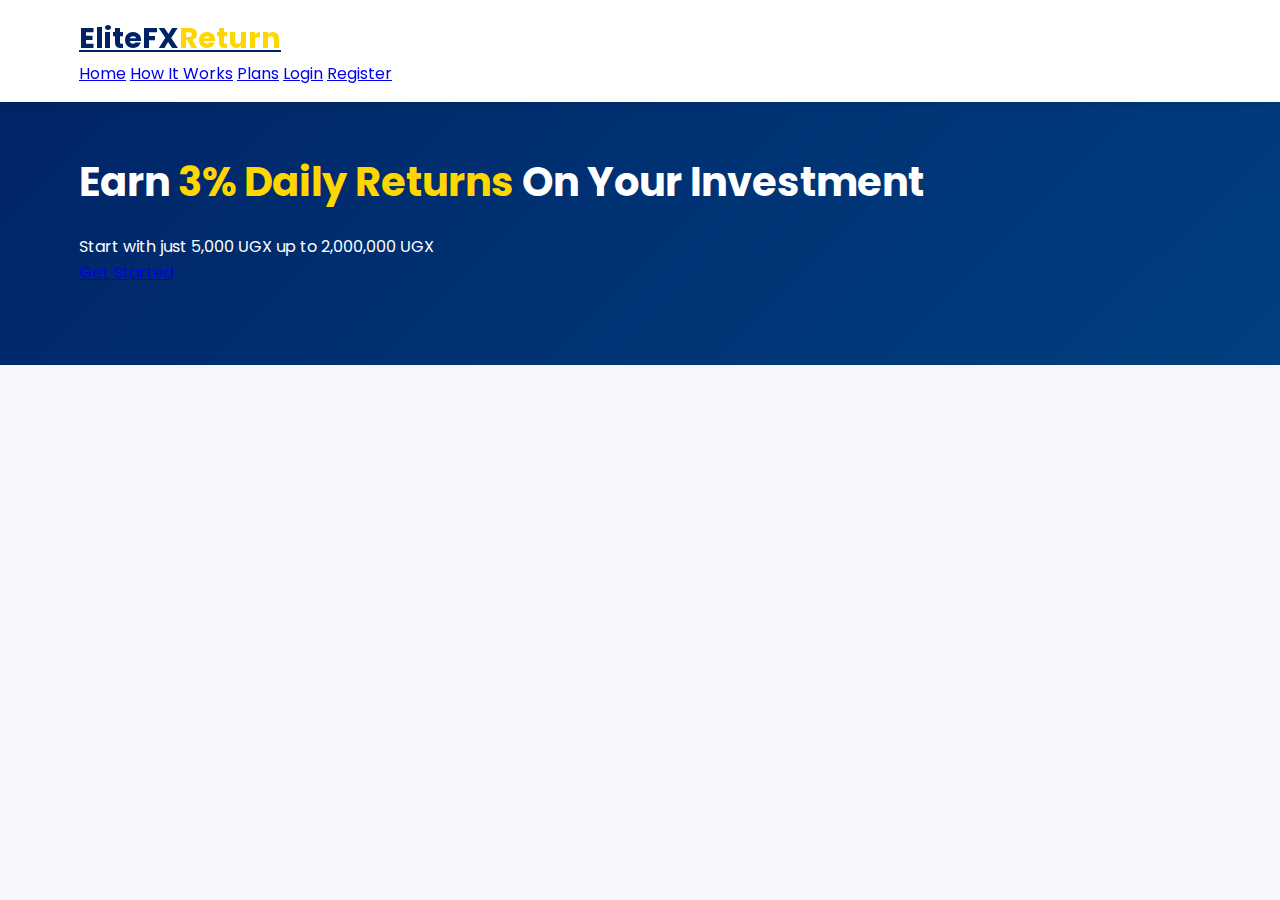
<file: index.html>
<!DOCTYPE html>
<html lang="en">
<head>
    <meta charset="UTF-8">
    <meta name="viewport" content="width=device-width, initial-scale=1.0">
    <title>EliteFX Return - 3% Daily Returns</title>
    <link href="https://fonts.googleapis.com/css2?family=Poppins:wght@300;400;600;700&display=swap" rel="stylesheet">
    <link rel="stylesheet" href="https://cdnjs.cloudflare.com/ajax/libs/font-awesome/6.0.0-beta3/css/all.min.css">
    <style>
        /* CSS for index.html */
        :root {
            --primary: #002366;
            --secondary: #FFD700;
            --accent: #008080;
            --dark: #1a1a2e;
            --light: #f8f9fa;
        }
        * {
            margin: 0;
            padding: 0;
            box-sizing: border-box;
            font-family: 'Poppins', sans-serif;
        }
        body {
            background-color: #f5f7fa;
            color: #333;
            line-height: 1.6;
        }
        .container {
            width: 90%;
            max-width: 1200px;
            margin: 0 auto;
            padding: 0 15px;
        }
        /* Navbar Styles */
        .navbar {
            background-color: white;
            box-shadow: 0 2px 10px rgba(0,0,0,0.1);
            padding: 15px 0;
            position: fixed;
            width: 100%;
            top: 0;
            z-index: 1000;
        }
        .logo {
            font-size: 1.8rem;
            font-weight: 700;
            color: var(--primary);
        }
        .logo span {
            color: var(--secondary);
        }
        /* Hero Section */
        .hero {
            padding: 150px 0 80px;
            background: linear-gradient(135deg, var(--primary) 0%, #004080 100%);
            color: white;
        }
        .hero h1 {
            font-size: 2.5rem;
            margin-bottom: 20px;
        }
        .hero h1 span {
            color: var(--secondary);
        }
        /* Add more styles as needed */
    </style>
</head>
<body>
    <!-- Navigation -->
    <nav class="navbar">
        <div class="container">
            <a href="index.html" class="logo">EliteFX<span>Return</span></a>
            <div class="nav-links">
                <a href="index.html" class="active">Home</a>
                <a href="#how-it-works">How It Works</a>
                <a href="#plans">Plans</a>
                <a href="login.html" class="btn-login">Login</a>
                <a href="register.html" class="btn-register">Register</a>
            </div>
        </div>
    </nav>

    <!-- Hero Section -->
    <section class="hero">
        <div class="container">
            <h1>Earn <span>3% Daily Returns</span> On Your Investment</h1>
            <p>Start with just 5,000 UGX up to 2,000,000 UGX</p>
            <a href="register.html" class="btn-primary">Get Started</a>
        </div>
    </section>

    <!-- Rest of homepage content -->
    <script>
        // JavaScript for index.html
        document.addEventListener('DOMContentLoaded', function() {
            // Calculator functionality
            const investmentSlider = document.getElementById('investment');
            const investmentValue = document.getElementById('investment-value');
            
            investmentSlider.addEventListener('input', function() {
                const value = parseInt(this.value).toLocaleString();
                investmentValue.textContent = value;
                
                // Calculate profits
                const daily = (this.value * 0.03).toLocaleString();
                document.getElementById('daily-profit').textContent = daily + ' UGX';
            });
        });
    </script>
</body>
</html>
</file>
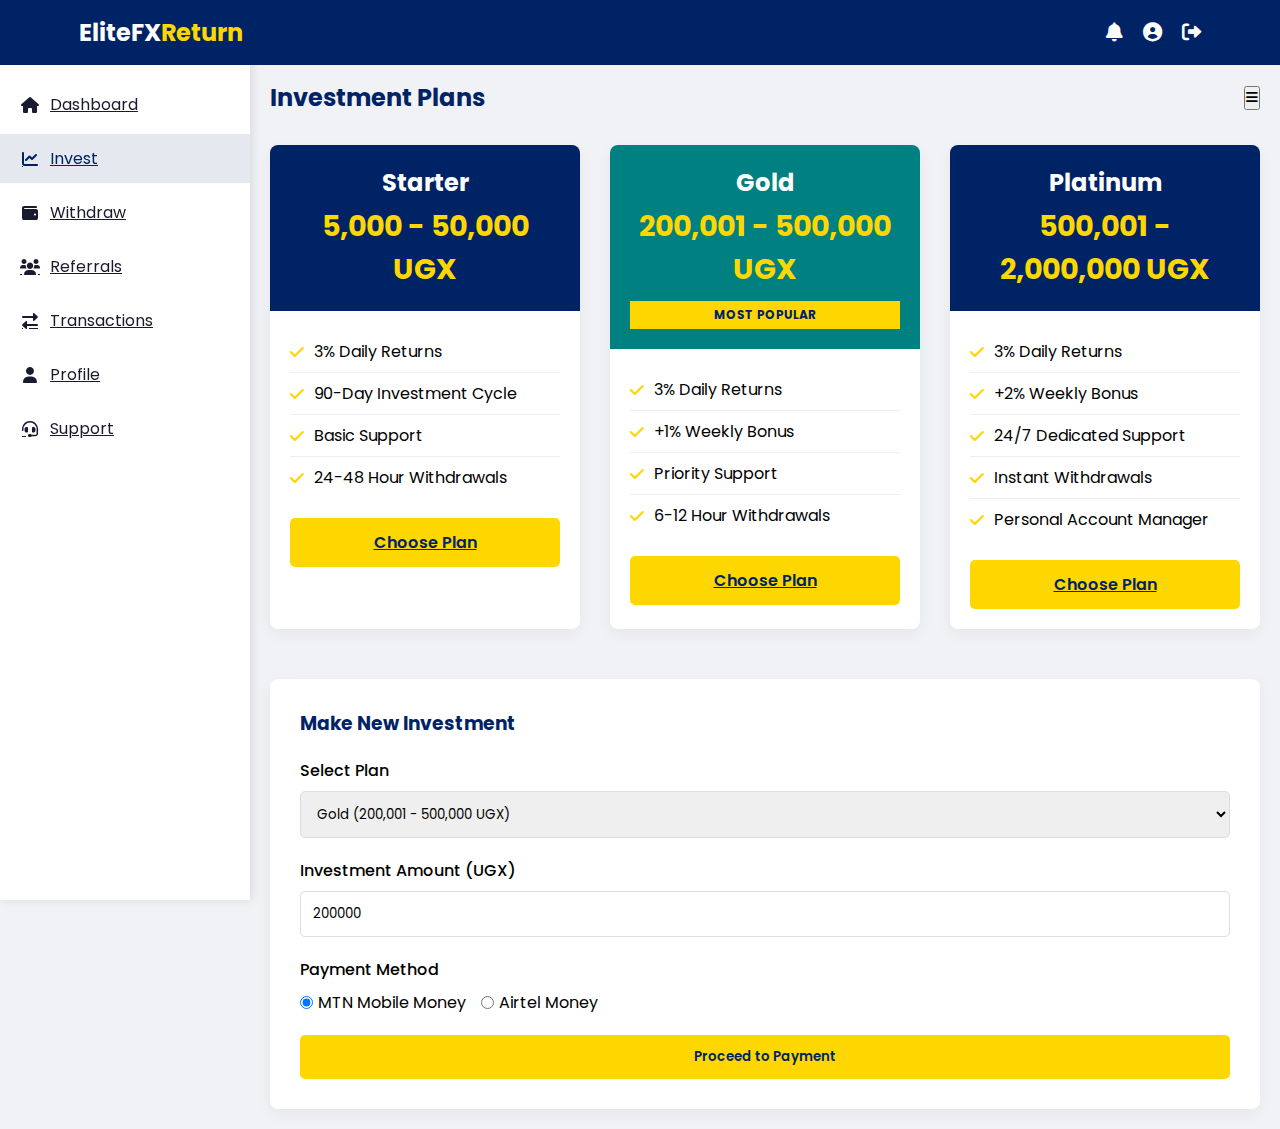
<file: invest.html>
<!DOCTYPE html>
<html lang="en">
<head>
    <meta charset="UTF-8">
    <meta name="viewport" content="width=device-width, initial-scale=1.0">
    <title>Invest | EliteFX Return</title>
    <link href="https://fonts.googleapis.com/css2?family=Poppins:wght@300;400;600;700&display=swap" rel="stylesheet">
    <link rel="stylesheet" href="https://cdnjs.cloudflare.com/ajax/libs/font-awesome/6.0.0-beta3/css/all.min.css">
    <style>
        /* === Global Styles === */
        :root {
            --primary: #002366;
            --secondary: #FFD700;
            --accent: #008080;
            --dark: #1a1a2e;
            --light: #f8f9fa;
        }
        
        * {
            margin: 0;
            padding: 0;
            box-sizing: border-box;
            font-family: 'Poppins', sans-serif;
        }
        
        body {
            background-color: #f0f2f5;
        }
        
        .container {
            width: 90%;
            max-width: 1200px;
            margin: 0 auto;
            padding: 0 15px;
        }
        
        /* === Dashboard Header === */
        .dashboard-header {
            background-color: var(--primary);
            color: white;
            padding: 15px 0;
            position: fixed;
            width: 100%;
            top: 0;
            z-index: 1000;
        }
        
        .dashboard-nav {
            display: flex;
            justify-content: space-between;
            align-items: center;
        }
        
        .logo {
            font-size: 1.5rem;
            font-weight: 700;
            color: white;
        }
        
        .logo span {
            color: var(--secondary);
        }
        
        .user-menu {
            display: flex;
            align-items: center;
            gap: 20px;
        }
        
        .user-menu a {
            color: white;
            font-size: 1.2rem;
        }
        
        /* === Sidebar === */
        .sidebar {
            position: fixed;
            left: 0;
            top: 60px;
            width: 250px;
            height: calc(100vh - 60px);
            background: white;
            box-shadow: 2px 0 10px rgba(0, 0, 0, 0.1);
            padding: 20px 0;
            overflow-y: auto;
        }
        
        .sidebar-menu {
            list-style: none;
        }
        
        .sidebar-menu li {
            margin-bottom: 5px;
        }
        
        .sidebar-menu a {
            display: flex;
            align-items: center;
            padding: 12px 20px;
            color: var(--dark);
            transition: all 0.3s;
        }
        
        .sidebar-menu a:hover, .sidebar-menu a.active {
            background: rgba(0, 35, 102, 0.1);
            color: var(--primary);
        }
        
        .sidebar-menu a i {
            margin-right: 10px;
            width: 20px;
            text-align: center;
        }
        
        /* === Main Content === */
        .main-content {
            margin-left: 250px;
            padding: 80px 20px 20px;
        }
        
        .page-header {
            display: flex;
            justify-content: space-between;
            align-items: center;
            margin-bottom: 30px;
        }
        
        .page-header h2 {
            color: var(--primary);
        }
        
        /* === Investment Plans === */
        .plans-grid {
            display: grid;
            grid-template-columns: repeat(auto-fit, minmax(300px, 1fr));
            gap: 30px;
        }
        
        .plan-card {
            background: white;
            border-radius: 8px;
            overflow: hidden;
            box-shadow: 0 5px 15px rgba(0, 0, 0, 0.05);
            transition: transform 0.3s;
        }
        
        .plan-card:hover {
            transform: translateY(-5px);
        }
        
        .plan-header {
            background: var(--primary);
            color: white;
            padding: 20px;
            text-align: center;
        }
        
        .plan-header h3 {
            font-size: 1.5rem;
            margin-bottom: 5px;
        }
        
        .plan-price {
            font-size: 1.8rem;
            font-weight: 700;
            color: var(--secondary);
        }
        
        .plan-body {
            padding: 20px;
        }
        
        .plan-features {
            list-style: none;
            margin-bottom: 20px;
        }
        
        .plan-features li {
            padding: 8px 0;
            border-bottom: 1px solid #eee;
            display: flex;
            align-items: center;
        }
        
        .plan-features li:last-child {
            border-bottom: none;
        }
        
        .plan-features li i {
            color: var(--secondary);
            margin-right: 10px;
        }
        
        .btn-plan {
            display: block;
            text-align: center;
            background: var(--secondary);
            color: var(--primary);
            padding: 12px;
            border-radius: 5px;
            font-weight: 600;
            transition: all 0.3s;
        }
        
        .btn-plan:hover {
            background: #e6c300;
        }
        
        /* Popular Plan */
        .plan-popular .plan-header {
            background: var(--accent);
        }
        
        .plan-popular .plan-header:after {
            content: "MOST POPULAR";
            display: block;
            background: var(--secondary);
            color: var(--primary);
            font-size: 12px;
            font-weight: 700;
            padding: 5px;
            margin-top: 10px;
        }
        
        /* === Responsive === */
        @media (max-width: 992px) {
            .sidebar {
                width: 200px;
            }
            
            .main-content {
                margin-left: 200px;
            }
        }
        
        @media (max-width: 768px) {
            .sidebar {
                transform: translateX(-100%);
                transition: transform 0.3s;
                z-index: 900;
            }
            
            .sidebar.active {
                transform: translateX(0);
            }
            
            .main-content {
                margin-left: 0;
            }
            
            .menu-toggle {
                display: block;
            }
        }
    </style>
</head>
<body>
    <!-- Dashboard Header -->
    <header class="dashboard-header">
        <div class="container dashboard-nav">
            <div class="logo">EliteFX<span>Return</span></div>
            <div class="user-menu">
                <a href="#" title="Notifications"><i class="fas fa-bell"></i></a>
                <a href="#" title="Profile"><i class="fas fa-user-circle"></i></a>
                <a href="logout.html" title="Logout"><i class="fas fa-sign-out-alt"></i></a>
            </div>
        </div>
    </header>

    <!-- Sidebar -->
    <aside class="sidebar" id="sidebar">
        <ul class="sidebar-menu">
            <li><a href="dashboard.html"><i class="fas fa-home"></i> Dashboard</a></li>
            <li><a href="invest.html" class="active"><i class="fas fa-chart-line"></i> Invest</a></li>
            <li><a href="withdraw.html"><i class="fas fa-wallet"></i> Withdraw</a></li>
            <li><a href="referrals.html"><i class="fas fa-users"></i> Referrals</a></li>
            <li><a href="transactions.html"><i class="fas fa-exchange-alt"></i> Transactions</a></li>
            <li><a href="profile.html"><i class="fas fa-user"></i> Profile</a></li>
            <li><a href="support.html"><i class="fas fa-headset"></i> Support</a></li>
        </ul>
    </aside>

    <!-- Main Content -->
    <main class="main-content">
        <div class="page-header">
            <h2>Investment Plans</h2>
            <button class="menu-toggle" id="menuToggle"><i class="fas fa-bars"></i></button>
        </div>

        <div class="plans-grid">
            <!-- Starter Plan -->
            <div class="plan-card">
                <div class="plan-header">
                    <h3>Starter</h3>
                    <div class="plan-price">5,000 - 50,000 UGX</div>
                </div>
                <div class="plan-body">
                    <ul class="plan-features">
                        <li><i class="fas fa-check"></i> 3% Daily Returns</li>
                        <li><i class="fas fa-check"></i> 90-Day Investment Cycle</li>
                        <li><i class="fas fa-check"></i> Basic Support</li>
                        <li><i class="fas fa-check"></i> 24-48 Hour Withdrawals</li>
                    </ul>
                    <a href="#" class="btn-plan">Choose Plan</a>
                </div>
            </div>

            <!-- Gold Plan (Popular) -->
            <div class="plan-card plan-popular">
                <div class="plan-header">
                    <h3>Gold</h3>
                    <div class="plan-price">200,001 - 500,000 UGX</div>
                </div>
                <div class="plan-body">
                    <ul class="plan-features">
                        <li><i class="fas fa-check"></i> 3% Daily Returns</li>
                        <li><i class="fas fa-check"></i> +1% Weekly Bonus</li>
                        <li><i class="fas fa-check"></i> Priority Support</li>
                        <li><i class="fas fa-check"></i> 6-12 Hour Withdrawals</li>
                    </ul>
                    <a href="#" class="btn-plan">Choose Plan</a>
                </div>
            </div>

            <!-- Platinum Plan -->
            <div class="plan-card">
                <div class="plan-header">
                    <h3>Platinum</h3>
                    <div class="plan-price">500,001 - 2,000,000 UGX</div>
                </div>
                <div class="plan-body">
                    <ul class="plan-features">
                        <li><i class="fas fa-check"></i> 3% Daily Returns</li>
                        <li><i class="fas fa-check"></i> +2% Weekly Bonus</li>
                        <li><i class="fas fa-check"></i> 24/7 Dedicated Support</li>
                        <li><i class="fas fa-check"></i> Instant Withdrawals</li>
                        <li><i class="fas fa-check"></i> Personal Account Manager</li>
                    </ul>
                    <a href="#" class="btn-plan">Choose Plan</a>
                </div>
            </div>
        </div>

        <!-- Investment Form -->
        <div class="investment-form" style="margin-top: 50px; background: white; padding: 30px; border-radius: 8px; box-shadow: 0 5px 15px rgba(0,0,0,0.05);">
            <h3 style="color: var(--primary); margin-bottom: 20px;">Make New Investment</h3>
            <form id="investmentForm">
                <div style="margin-bottom: 20px;">
                    <label style="display: block; margin-bottom: 8px; font-weight: 500;">Select Plan</label>
                    <select style="width: 100%; padding: 12px; border: 1px solid #ddd; border-radius: 5px;">
                        <option>Starter (5,000 - 50,000 UGX)</option>
                        <option selected>Gold (200,001 - 500,000 UGX)</option>
                        <option>Platinum (500,001 - 2,000,000 UGX)</option>
                    </select>
                </div>
                
                <div style="margin-bottom: 20px;">
                    <label style="display: block; margin-bottom: 8px; font-weight: 500;">Investment Amount (UGX)</label>
                    <input type="number" min="5000" max="2000000" value="200000" style="width: 100%; padding: 12px; border: 1px solid #ddd; border-radius: 5px;">
                </div>
                
                <div style="margin-bottom: 20px;">
                    <label style="display: block; margin-bottom: 8px; font-weight: 500;">Payment Method</label>
                    <div style="display: flex; gap: 15px;">
                        <label style="display: flex; align-items: center; gap: 5px;">
                            <input type="radio" name="payment" checked> MTN Mobile Money
                        </label>
                        <label style="display: flex; align-items: center; gap: 5px;">
                            <input type="radio" name="payment"> Airtel Money
                        </label>
                    </div>
                </div>
                
                <button type="submit" style="background: var(--secondary); color: var(--primary); border: none; padding: 12px; width: 100%; border-radius: 5px; font-weight: 600; cursor: pointer; transition: all 0.3s;">Proceed to Payment</button>
            </form>
        </div>
    </main>

    <script>
        // Mobile Menu Toggle
        const menuToggle = document.getElementById('menuToggle');
        const sidebar = document.getElementById('sidebar');
        
        menuToggle.addEventListener('click', () => {
            sidebar.classList.toggle('active');
        });

        // Investment Form Submission
        document.getElementById('investmentForm').addEventListener('submit', function(e) {
            e.preventDefault();
            alert('Redirecting to payment gateway...');
            // In a real implementation, this would redirect to payment processing
        });
    </script>
</body>
</html>
</file>
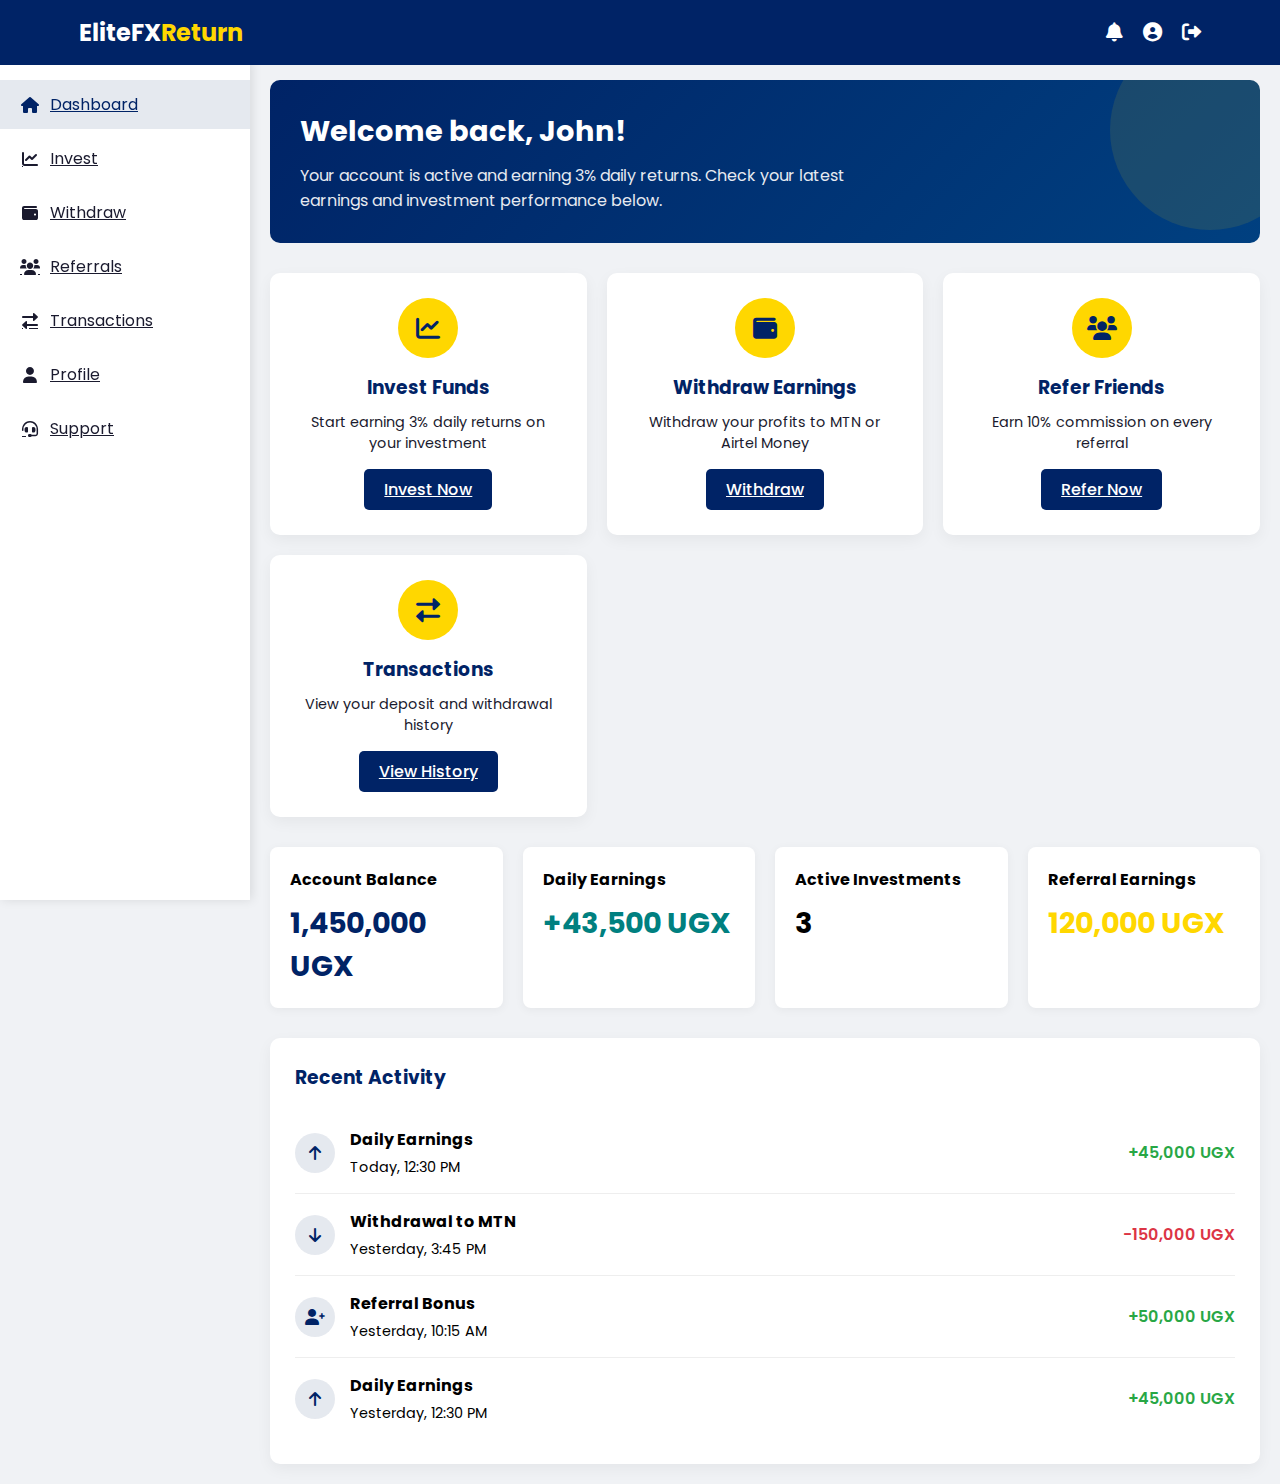
<file: login-success.html>
<!DOCTYPE html>
<html lang="en">
<head>
    <meta charset="UTF-8">
    <meta name="viewport" content="width=device-width, initial-scale=1.0">
    <title>Dashboard | EliteFX Return</title>
    <link href="https://fonts.googleapis.com/css2?family=Poppins:wght@300;400;600;700&display=swap" rel="stylesheet">
    <link rel="stylesheet" href="https://cdnjs.cloudflare.com/ajax/libs/font-awesome/6.0.0-beta3/css/all.min.css">
    <style>
        /* === Global Styles === */
        :root {
            --primary: #002366;
            --secondary: #FFD700;
            --accent: #008080;
            --dark: #1a1a2e;
            --light: #f8f9fa;
            --success: #28a745;
            --danger: #dc3545;
        }
        
        * {
            margin: 0;
            padding: 0;
            box-sizing: border-box;
            font-family: 'Poppins', sans-serif;
        }
        
        body {
            background-color: #f0f2f5;
        }
        
        .container {
            width: 90%;
            max-width: 1200px;
            margin: 0 auto;
            padding: 0 15px;
        }
        
        /* === Dashboard Header === */
        .dashboard-header {
            background-color: var(--primary);
            color: white;
            padding: 15px 0;
            position: fixed;
            width: 100%;
            top: 0;
            z-index: 1000;
        }
        
        .dashboard-nav {
            display: flex;
            justify-content: space-between;
            align-items: center;
        }
        
        .logo {
            font-size: 1.5rem;
            font-weight: 700;
            color: white;
        }
        
        .logo span {
            color: var(--secondary);
        }
        
        .user-menu {
            display: flex;
            align-items: center;
            gap: 20px;
        }
        
        .user-menu a {
            color: white;
            font-size: 1.2rem;
        }
        
        /* === Sidebar === */
        .sidebar {
            position: fixed;
            left: 0;
            top: 60px;
            width: 250px;
            height: calc(100vh - 60px);
            background: white;
            box-shadow: 2px 0 10px rgba(0, 0, 0, 0.1);
            padding: 20px 0;
            overflow-y: auto;
        }
        
        .sidebar-menu {
            list-style: none;
        }
        
        .sidebar-menu li {
            margin-bottom: 5px;
        }
        
        .sidebar-menu a {
            display: flex;
            align-items: center;
            padding: 12px 20px;
            color: var(--dark);
            transition: all 0.3s;
        }
        
        .sidebar-menu a:hover, .sidebar-menu a.active {
            background: rgba(0, 35, 102, 0.1);
            color: var(--primary);
        }
        
        .sidebar-menu a i {
            margin-right: 10px;
            width: 20px;
            text-align: center;
        }
        
        /* === Main Content === */
        .main-content {
            margin-left: 250px;
            padding: 80px 20px 20px;
        }
        
        .welcome-banner {
            background: linear-gradient(135deg, var(--primary) 0%, #004080 100%);
            color: white;
            padding: 30px;
            border-radius: 10px;
            margin-bottom: 30px;
            position: relative;
            overflow: hidden;
        }
        
        .welcome-banner h2 {
            font-size: 1.8rem;
            margin-bottom: 10px;
            position: relative;
            z-index: 1;
        }
        
        .welcome-banner p {
            opacity: 0.9;
            max-width: 600px;
            position: relative;
            z-index: 1;
        }
        
        .welcome-banner:after {
            content: "";
            position: absolute;
            top: -50px;
            right: -50px;
            width: 200px;
            height: 200px;
            background: rgba(255, 215, 0, 0.1);
            border-radius: 50%;
        }
        
        /* === Quick Actions === */
        .quick-actions {
            display: grid;
            grid-template-columns: repeat(auto-fit, minmax(250px, 1fr));
            gap: 20px;
            margin-bottom: 30px;
        }
        
        .action-card {
            background: white;
            padding: 25px;
            border-radius: 10px;
            box-shadow: 0 5px 15px rgba(0, 0, 0, 0.05);
            transition: transform 0.3s;
            text-align: center;
        }
        
        .action-card:hover {
            transform: translateY(-5px);
        }
        
        .action-icon {
            width: 60px;
            height: 60px;
            background: var(--secondary);
            color: var(--primary);
            border-radius: 50%;
            display: flex;
            align-items: center;
            justify-content: center;
            font-size: 1.5rem;
            margin: 0 auto 15px;
        }
        
        .action-card h3 {
            color: var(--primary);
            margin-bottom: 10px;
        }
        
        .action-card p {
            color: var(--dark);
            font-size: 0.9rem;
            margin-bottom: 15px;
        }
        
        .btn-action {
            display: inline-block;
            padding: 8px 20px;
            background: var(--primary);
            color: white;
            border-radius: 5px;
            font-weight: 500;
            transition: all 0.3s;
        }
        
        .btn-action:hover {
            background: #001a4d;
        }
        
        /* === Stats Overview === */
        .stats-overview {
            display: grid;
            grid-template-columns: repeat(auto-fit, minmax(200px, 1fr));
            gap: 20px;
            margin-bottom: 30px;
        }
        
        .stat-card {
            background: white;
            padding: 20px;
            border-radius: 8px;
            box-shadow: 0 2px 10px rgba(0, 0, 0, 0.05);
        }
        
        .stat-card h3 {
            color: var(--gray);
            font-size: 1rem;
            margin-bottom: 10px;
        }
        
        .stat-card p {
            font-size: 1.8rem;
            font-weight: 700;
        }
        
        .balance {
            color: var(--primary);
        }
        
        .earnings {
            color: var(--accent);
        }
        
        .referrals {
            color: var(--secondary);
        }
        
        /* === Recent Activity === */
        .recent-activity {
            background: white;
            padding: 25px;
            border-radius: 10px;
            box-shadow: 0 5px 15px rgba(0, 0, 0, 0.05);
        }
        
        .activity-item {
            display: flex;
            padding: 15px 0;
            border-bottom: 1px solid #eee;
            align-items: center;
        }
        
        .activity-item:last-child {
            border-bottom: none;
        }
        
        .activity-icon {
            width: 40px;
            height: 40px;
            background: rgba(0, 35, 102, 0.1);
            color: var(--primary);
            border-radius: 50%;
            display: flex;
            align-items: center;
            justify-content: center;
            margin-right: 15px;
            flex-shrink: 0;
        }
        
        .activity-details {
            flex: 1;
        }
        
        .activity-details h4 {
            margin-bottom: 5px;
        }
        
        .activity-details p {
            font-size: 0.9rem;
            color: var(--gray);
        }
        
        .activity-amount {
            font-weight: 600;
        }
        
        .credit {
            color: var(--success);
        }
        
        .debit {
            color: var(--danger);
        }
        
        /* === Responsive === */
        @media (max-width: 992px) {
            .sidebar {
                width: 200px;
            }
            
            .main-content {
                margin-left: 200px;
            }
        }
        
        @media (max-width: 768px) {
            .sidebar {
                transform: translateX(-100%);
                transition: transform 0.3s;
                z-index: 900;
            }
            
            .sidebar.active {
                transform: translateX(0);
            }
            
            .main-content {
                margin-left: 0;
            }
            
            .menu-toggle {
                display: block;
            }
        }
    </style>
</head>
<body>
    <!-- Dashboard Header -->
    <header class="dashboard-header">
        <div class="container dashboard-nav">
            <div class="logo">EliteFX<span>Return</span></div>
            <div class="user-menu">
                <a href="#" title="Notifications"><i class="fas fa-bell"></i></a>
                <a href="profile.html" title="Profile"><i class="fas fa-user-circle"></i></a>
                <a href="logout.html" title="Logout"><i class="fas fa-sign-out-alt"></i></a>
            </div>
        </div>
    </header>

    <!-- Sidebar -->
    <aside class="sidebar" id="sidebar">
        <ul class="sidebar-menu">
            <li><a href="dashboard.html" class="active"><i class="fas fa-home"></i> Dashboard</a></li>
            <li><a href="invest.html"><i class="fas fa-chart-line"></i> Invest</a></li>
            <li><a href="withdraw.html"><i class="fas fa-wallet"></i> Withdraw</a></li>
            <li><a href="referrals.html"><i class="fas fa-users"></i> Referrals</a></li>
            <li><a href="transactions.html"><i class="fas fa-exchange-alt"></i> Transactions</a></li>
            <li><a href="profile.html"><i class="fas fa-user"></i> Profile</a></li>
            <li><a href="support.html"><i class="fas fa-headset"></i> Support</a></li>
        </ul>
    </aside>

    <!-- Main Content -->
    <main class="main-content">
        <!-- Welcome Banner -->
        <div class="welcome-banner">
            <h2>Welcome back, John!</h2>
            <p>Your account is active and earning 3% daily returns. Check your latest earnings and investment performance below.</p>
        </div>

        <!-- Quick Actions -->
        <div class="quick-actions">
            <div class="action-card">
                <div class="action-icon">
                    <i class="fas fa-chart-line"></i>
                </div>
                <h3>Invest Funds</h3>
                <p>Start earning 3% daily returns on your investment</p>
                <a href="invest.html" class="btn-action">Invest Now</a>
            </div>
            
            <div class="action-card">
                <div class="action-icon">
                    <i class="fas fa-wallet"></i>
                </div>
                <h3>Withdraw Earnings</h3>
                <p>Withdraw your profits to MTN or Airtel Money</p>
                <a href="withdraw.html" class="btn-action">Withdraw</a>
            </div>
            
            <div class="action-card">
                <div class="action-icon">
                    <i class="fas fa-users"></i>
                </div>
                <h3>Refer Friends</h3>
                <p>Earn 10% commission on every referral</p>
                <a href="referrals.html" class="btn-action">Refer Now</a>
            </div>
            
            <div class="action-card">
                <div class="action-icon">
                    <i class="fas fa-exchange-alt"></i>
                </div>
                <h3>Transactions</h3>
                <p>View your deposit and withdrawal history</p>
                <a href="transactions.html" class="btn-action">View History</a>
            </div>
        </div>

        <!-- Stats Overview -->
        <div class="stats-overview">
            <div class="stat-card">
                <h3>Account Balance</h3>
                <p class="balance">1,450,000 UGX</p>
            </div>
            <div class="stat-card">
                <h3>Daily Earnings</h3>
                <p class="earnings">+43,500 UGX</p>
            </div>
            <div class="stat-card">
                <h3>Active Investments</h3>
                <p>3</p>
            </div>
            <div class="stat-card">
                <h3>Referral Earnings</h3>
                <p class="referrals">120,000 UGX</p>
            </div>
        </div>

        <!-- Recent Activity -->
        <div class="recent-activity">
            <h3 style="color: var(--primary); margin-bottom: 20px;">Recent Activity</h3>
            
            <div class="activity-item">
                <div class="activity-icon">
                    <i class="fas fa-arrow-up"></i>
                </div>
                <div class="activity-details">
                    <h4>Daily Earnings</h4>
                    <p>Today, 12:30 PM</p>
                </div>
                <div class="activity-amount credit">+45,000 UGX</div>
            </div>
            
            <div class="activity-item">
                <div class="activity-icon">
                    <i class="fas fa-arrow-down"></i>
                </div>
                <div class="activity-details">
                    <h4>Withdrawal to MTN</h4>
                    <p>Yesterday, 3:45 PM</p>
                </div>
                <div class="activity-amount debit">-150,000 UGX</div>
            </div>
            
            <div class="activity-item">
                <div class="activity-icon">
                    <i class="fas fa-user-plus"></i>
                </div>
                <div class="activity-details">
                    <h4>Referral Bonus</h4>
                    <p>Yesterday, 10:15 AM</p>
                </div>
                <div class="activity-amount credit">+50,000 UGX</div>
            </div>
            
            <div class="activity-item">
                <div class="activity-icon">
                    <i class="fas fa-arrow-up"></i>
                </div>
                <div class="activity-details">
                    <h4>Daily Earnings</h4>
                    <p>Yesterday, 12:30 PM</p>
                </div>
                <div class="activity-amount credit">+45,000 UGX</div>
            </div>
        </div>
    </main>

    <script>
        // Mobile Menu Toggle
        const menuToggle = document.getElementById('menuToggle');
        const sidebar = document.getElementById('sidebar');
        
        menuToggle.addEventListener('click', () => {
            sidebar.classList.toggle('active');
        });

        // Simulate live balance update
        setInterval(() => {
            const earningsElement = document.querySelector('.earnings');
            const balanceElement = document.querySelector('.balance');
            
            // In a real app, this would come from an API
            const currentEarnings = parseInt(earningsElement.textContent.replace(/[^0-9]/g, ''));
            const currentBalance = parseInt(balanceElement.textContent.replace(/[^0-9]/g, ''));
            
            // Simulate small fluctuation
            const newEarnings = currentEarnings + Math.floor(Math.random() * 1000) - 500;
            const newBalance = currentBalance + Math.floor(Math.random() * 1000) - 500;
            
            earningsElement.textContent = `+${newEarnings.toLocaleString()} UGX`;
            balanceElement.textContent = `${newBalance.toLocaleString()} UGX`;
        }, 5000);
    </script>
</body>
</html>
</file>
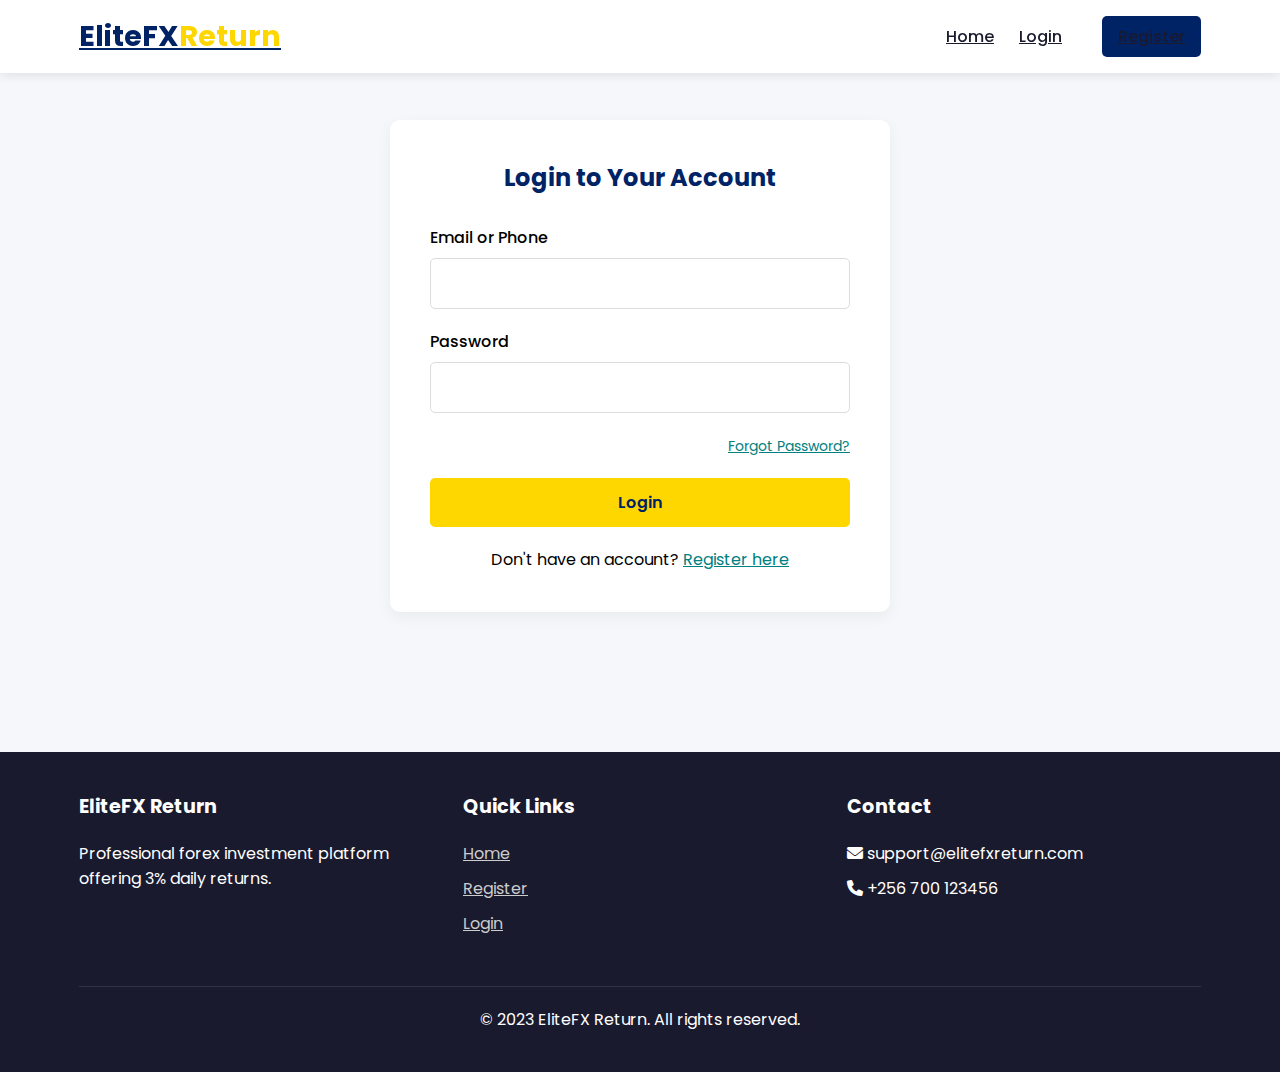
<file: login.html>
<!DOCTYPE html>
<html lang="en">
<head>
    <meta charset="UTF-8">
    <meta name="viewport" content="width=device-width, initial-scale=1.0">
    <title>Login | EliteFX Return</title>
    <link href="https://fonts.googleapis.com/css2?family=Poppins:wght@300;400;600;700&display=swap" rel="stylesheet">
    <link rel="stylesheet" href="https://cdnjs.cloudflare.com/ajax/libs/font-awesome/6.0.0-beta3/css/all.min.css">
    <style>
        /* === Global Styles === */
        :root {
            --primary: #002366;
            --secondary: #FFD700;
            --accent: #008080;
            --dark: #1a1a2e;
            --light: #f8f9fa;
        }
        
        * {
            margin: 0;
            padding: 0;
            box-sizing: border-box;
            font-family: 'Poppins', sans-serif;
        }
        
        body {
            background-color: #f5f7fa;
        }
        
        .container {
            width: 90%;
            max-width: 1200px;
            margin: 0 auto;
            padding: 0 15px;
        }
        
        /* === Navigation === */
        .navbar {
            background-color: white;
            box-shadow: 0 2px 10px rgba(0, 0, 0, 0.1);
            padding: 15px 0;
            position: fixed;
            width: 100%;
            top: 0;
            z-index: 1000;
        }
        
        .nav-container {
            display: flex;
            justify-content: space-between;
            align-items: center;
        }
        
        .logo {
            font-size: 1.8rem;
            font-weight: 700;
            color: var(--primary);
        }
        
        .logo span {
            color: var(--secondary);
        }
        
        .nav-links {
            display: flex;
            align-items: center;
        }
        
        .nav-links a {
            margin-left: 25px;
            font-weight: 500;
            color: var(--dark);
            transition: color 0.3s;
        }
        
        .nav-links a:hover {
            color: var(--secondary);
        }
        
        .btn-login {
            color: var(--primary);
            margin-right: 15px;
        }
        
        .btn-register {
            background-color: var(--primary);
            color: white;
            padding: 8px 16px;
            border-radius: 5px;
            transition: background-color 0.3s;
        }
        
        .btn-register:hover {
            background-color: #001a4d;
        }
        
        .hamburger {
            display: none;
            background: none;
            border: none;
            font-size: 1.5rem;
            color: var(--primary);
            cursor: pointer;
        }
        
        /* === Login Form === */
        .login-section {
            padding: 120px 0 80px;
        }
        
        .login-card {
            background: white;
            max-width: 500px;
            margin: 0 auto;
            padding: 40px;
            border-radius: 10px;
            box-shadow: 0 5px 15px rgba(0, 0, 0, 0.05);
        }
        
        .login-card h2 {
            color: var(--primary);
            margin-bottom: 30px;
            text-align: center;
        }
        
        .form-group {
            margin-bottom: 20px;
        }
        
        .form-group label {
            display: block;
            margin-bottom: 8px;
            font-weight: 500;
        }
        
        .form-group input {
            width: 100%;
            padding: 12px 15px;
            border: 1px solid #ddd;
            border-radius: 5px;
            font-size: 16px;
        }
        
        .form-group input:focus {
            outline: none;
            border-color: var(--accent);
        }
        
        .forgot-password {
            text-align: right;
            margin-bottom: 20px;
        }
        
        .forgot-password a {
            color: var(--accent);
            font-size: 14px;
        }
        
        .btn-submit {
            width: 100%;
            background: var(--secondary);
            color: var(--primary);
            border: none;
            padding: 12px;
            font-size: 16px;
            font-weight: 600;
            border-radius: 5px;
            cursor: pointer;
            transition: all 0.3s;
        }
        
        .btn-submit:hover {
            background: #e6c300;
        }
        
        .register-link {
            text-align: center;
            margin-top: 20px;
        }
        
        .register-link a {
            color: var(--accent);
        }
        
        /* === Footer === */
        footer {
            background: var(--dark);
            color: white;
            padding: 40px 0;
            margin-top: 60px;
        }
        
        .footer-grid {
            display: grid;
            grid-template-columns: repeat(auto-fit, minmax(200px, 1fr));
            gap: 30px;
        }
        
        .footer-col h3 {
            margin-bottom: 20px;
            font-size: 1.2rem;
        }
        
        .footer-col ul {
            list-style: none;
        }
        
        .footer-col ul li {
            margin-bottom: 10px;
        }
        
        .footer-col ul li a {
            color: #ccc;
            transition: color 0.3s;
        }
        
        .footer-col ul li a:hover {
            color: var(--secondary);
        }
        
        .footer-bottom {
            text-align: center;
            margin-top: 40px;
            padding-top: 20px;
            border-top: 1px solid rgba(255, 255, 255, 0.1);
        }
        
        /* === Responsive === */
        @media (max-width: 768px) {
            .nav-links {
                display: none;
            }
            
            .hamburger {
                display: block;
            }
            
            .login-card {
                padding: 30px 20px;
            }
        }
    </style>
</head>
<body>
    <!-- Navigation -->
    <nav class="navbar">
        <div class="container nav-container">
            <a href="index.html" class="logo">EliteFX<span>Return</span></a>
            <div class="nav-links">
                <a href="index.html">Home</a>
                <a href="login.html" class="btn-login">Login</a>
                <a href="register.html" class="btn-register">Register</a>
            </div>
            <button class="hamburger">
                <i class="fas fa-bars"></i>
            </button>
        </div>
    </nav>

    <!-- Login Form -->
    <section class="login-section">
        <div class="container">
            <div class="login-card">
                <h2>Login to Your Account</h2>
                <form id="loginForm">
                    <div class="form-group">
                        <label for="email">Email or Phone</label>
                        <input type="text" id="email" required>
                    </div>
                    <div class="form-group">
                        <label for="password">Password</label>
                        <input type="password" id="password" required>
                    </div>
                    <div class="forgot-password">
                        <a href="forgot-password.html">Forgot Password?</a>
                    </div>
                    <button type="submit" class="btn-submit">Login</button>
                </form>
                <div class="register-link">
                    Don't have an account? <a href="register.html">Register here</a>
                </div>
            </div>
        </div>
    </section>

    <!-- Footer -->
    <footer>
        <div class="container">
            <div class="footer-grid">
                <div class="footer-col">
                    <h3>EliteFX Return</h3>
                    <p>Professional forex investment platform offering 3% daily returns.</p>
                </div>
                <div class="footer-col">
                    <h3>Quick Links</h3>
                    <ul>
                        <li><a href="index.html">Home</a></li>
                        <li><a href="register.html">Register</a></li>
                        <li><a href="login.html">Login</a></li>
                    </ul>
                </div>
                <div class="footer-col">
                    <h3>Contact</h3>
                    <ul>
                        <li><i class="fas fa-envelope"></i> support@elitefxreturn.com</li>
                        <li><i class="fas fa-phone"></i> +256 700 123456</li>
                    </ul>
                </div>
            </div>
            <div class="footer-bottom">
                <p>&copy; 2023 EliteFX Return. All rights reserved.</p>
            </div>
        </div>
    </footer>
<script>
    document.getElementById('loginForm').addEventListener('submit', async function(e) {
        e.preventDefault();
        
        const email = document.getElementById('email').value;
        const password = document.getElementById('password').value;
        
        try {
            // Show loading state
            const submitBtn = document.querySelector('.btn-submit');
            submitBtn.disabled = true;
            submitBtn.innerHTML = '<i class="fas fa-spinner fa-spin"></i> Authenticating...';
            
            // Send login request to server
            const response = await fetch('/api/login', {
                method: 'POST',
                headers: {
                    'Content-Type': 'application/json'
                },
                body: JSON.stringify({ email, password })
            });
            
            const data = await response.json();
            
            if (response.ok) {
                if (data.isVerified && data.hasPaid) {
                    // Store the token in localStorage or cookies
                    localStorage.setItem('authToken', data.token);
                    // Redirect to dashboard
                    window.location.href = 'dashboard.html';
                } else {
                    if (!data.isVerified) {
                        alert('Account not verified. Please complete your registration first.');
                    } else if (!data.hasPaid) {
                        alert('Payment not completed. Please complete your payment to access your account.');
                    }
                }
            } else {
                alert(data.message || 'Login failed. Please check your credentials.');
            }
        } catch (error) {
            console.error('Login error:', error);
            alert('An error occurred during login. Please try again.');
        } finally {
            // Reset button state
            const submitBtn = document.querySelector('.btn-submit');
            submitBtn.disabled = false;
            submitBtn.textContent = 'Login';
        }
    });
</script>
    <script>
        // Login Form Submission
        document.getElementById('loginForm').addEventListener('submit', function(e) {
            e.preventDefault();
            
            // Simulate login process
            alert('Login successful! Redirecting to dashboard...');
            window.location.href = 'dashboard.html';
        });
    </script>
</body>
</html>
</file>
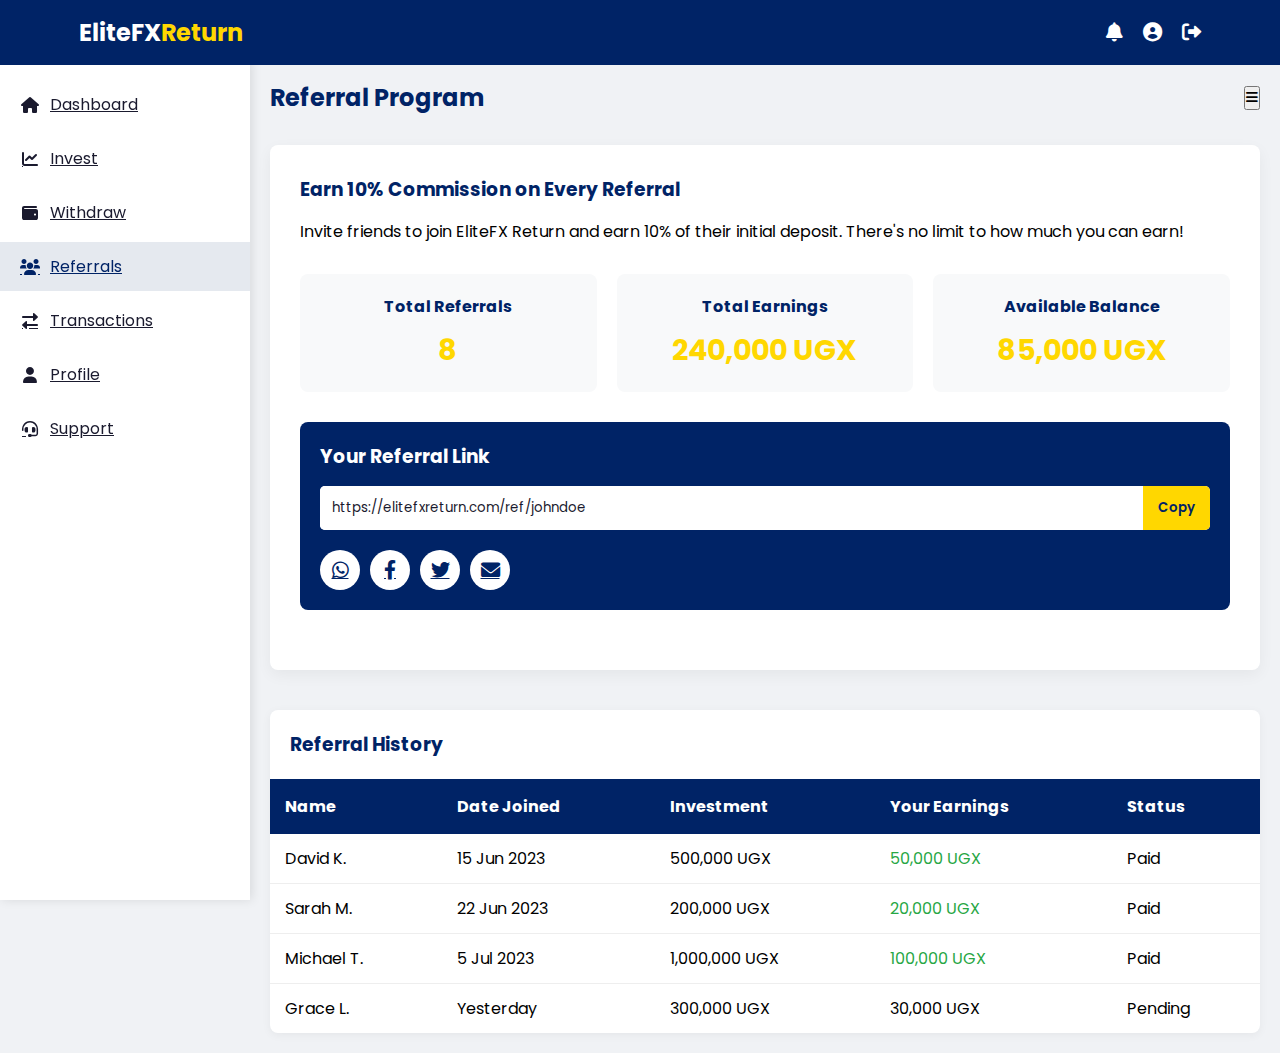
<file: referrals.html>
<!DOCTYPE html>
<html lang="en">
<head>
    <meta charset="UTF-8">
    <meta name="viewport" content="width=device-width, initial-scale=1.0">
    <title>Referral Program | EliteFX Return</title>
    <link href="https://fonts.googleapis.com/css2?family=Poppins:wght@300;400;600;700&display=swap" rel="stylesheet">
    <link rel="stylesheet" href="https://cdnjs.cloudflare.com/ajax/libs/font-awesome/6.0.0-beta3/css/all.min.css">
    <style>
        /* === Global Styles === */
        :root {
            --primary: #002366;
            --secondary: #FFD700;
            --accent: #008080;
            --dark: #1a1a2e;
            --light: #f8f9fa;
            --success: #28a745;
        }
        
        * {
            margin: 0;
            padding: 0;
            box-sizing: border-box;
            font-family: 'Poppins', sans-serif;
        }
        
        body {
            background-color: #f0f2f5;
        }
        
        .container {
            width: 90%;
            max-width: 1200px;
            margin: 0 auto;
            padding: 0 15px;
        }
        
        /* === Dashboard Header === */
        .dashboard-header {
            background-color: var(--primary);
            color: white;
            padding: 15px 0;
            position: fixed;
            width: 100%;
            top: 0;
            z-index: 1000;
        }
        
        .dashboard-nav {
            display: flex;
            justify-content: space-between;
            align-items: center;
        }
        
        .logo {
            font-size: 1.5rem;
            font-weight: 700;
            color: white;
        }
        
        .logo span {
            color: var(--secondary);
        }
        
        .user-menu {
            display: flex;
            align-items: center;
            gap: 20px;
        }
        
        .user-menu a {
            color: white;
            font-size: 1.2rem;
        }
        
        /* === Sidebar === */
        .sidebar {
            position: fixed;
            left: 0;
            top: 60px;
            width: 250px;
            height: calc(100vh - 60px);
            background: white;
            box-shadow: 2px 0 10px rgba(0, 0, 0, 0.1);
            padding: 20px 0;
            overflow-y: auto;
        }
        
        .sidebar-menu {
            list-style: none;
        }
        
        .sidebar-menu li {
            margin-bottom: 5px;
        }
        
        .sidebar-menu a {
            display: flex;
            align-items: center;
            padding: 12px 20px;
            color: var(--dark);
            transition: all 0.3s;
        }
        
        .sidebar-menu a:hover, .sidebar-menu a.active {
            background: rgba(0, 35, 102, 0.1);
            color: var(--primary);
        }
        
        .sidebar-menu a i {
            margin-right: 10px;
            width: 20px;
            text-align: center;
        }
        
        /* === Main Content === */
        .main-content {
            margin-left: 250px;
            padding: 80px 20px 20px;
        }
        
        .page-header {
            display: flex;
            justify-content: space-between;
            align-items: center;
            margin-bottom: 30px;
        }
        
        .page-header h2 {
            color: var(--primary);
        }
        
        /* === Referral Program === */
        .referral-card {
            background: white;
            padding: 30px;
            border-radius: 8px;
            box-shadow: 0 5px 15px rgba(0, 0, 0, 0.05);
            margin-bottom: 40px;
        }
        
        .referral-stats {
            display: grid;
            grid-template-columns: repeat(auto-fit, minmax(200px, 1fr));
            gap: 20px;
            margin: 30px 0;
        }
        
        .stat-box {
            text-align: center;
            padding: 20px;
            background: #f8f9fa;
            border-radius: 8px;
        }
        
        .stat-box h3 {
            color: var(--primary);
            margin-bottom: 10px;
            font-size: 1rem;
        }
        
        .stat-box p {
            font-size: 1.8rem;
            font-weight: 700;
            color: var(--secondary);
        }
        
        .referral-link-box {
            background: var(--primary);
            color: white;
            padding: 20px;
            border-radius: 8px;
            margin: 30px 0;
        }
        
        .referral-link-box h3 {
            margin-bottom: 15px;
        }
        
        .link-container {
            display: flex;
            background: white;
            border-radius: 5px;
            overflow: hidden;
        }
        
        .link-container input {
            flex: 1;
            padding: 12px;
            border: none;
            color: var(--dark);
        }
        
        .link-container button {
            background: var(--secondary);
            color: var(--primary);
            border: none;
            padding: 0 15px;
            font-weight: 600;
            cursor: pointer;
        }
        
        .social-share {
            display: flex;
            gap: 10px;
            margin-top: 20px;
        }
        
        .social-share a {
            display: flex;
            align-items: center;
            justify-content: center;
            width: 40px;
            height: 40px;
            background: white;
            color: var(--primary);
            border-radius: 50%;
            font-size: 1.2rem;
        }
        
        /* Referral Table */
        .referral-table {
            width: 100%;
            background: white;
            border-radius: 8px;
            box-shadow: 0 2px 10px rgba(0, 0, 0, 0.05);
            overflow: hidden;
        }
        
        .referral-table table {
            width: 100%;
            border-collapse: collapse;
        }
        
        .referral-table th {
            background: var(--primary);
            color: white;
            padding: 15px;
            text-align: left;
        }
        
        .referral-table td {
            padding: 12px 15px;
            border-bottom: 1px solid #eee;
        }
        
        .referral-table tr:last-child td {
            border-bottom: none;
        }
        
        .bonus-paid {
            color: var(--success);
        }
        
        /* === Responsive === */
        @media (max-width: 992px) {
            .sidebar {
                width: 200px;
            }
            
            .main-content {
                margin-left: 200px;
            }
        }
        
        @media (max-width: 768px) {
            .sidebar {
                transform: translateX(-100%);
                transition: transform 0.3s;
                z-index: 900;
            }
            
            .sidebar.active {
                transform: translateX(0);
            }
            
            .main-content {
                margin-left: 0;
            }
            
            .menu-toggle {
                display: block;
            }
        }
    </style>
</head>
<body>
    <!-- Dashboard Header -->
    <header class="dashboard-header">
        <div class="container dashboard-nav">
            <div class="logo">EliteFX<span>Return</span></div>
            <div class="user-menu">
                <a href="#" title="Notifications"><i class="fas fa-bell"></i></a>
                <a href="#" title="Profile"><i class="fas fa-user-circle"></i></a>
                <a href="logout.html" title="Logout"><i class="fas fa-sign-out-alt"></i></a>
            </div>
        </div>
    </header>

    <!-- Sidebar -->
    <aside class="sidebar" id="sidebar">
        <ul class="sidebar-menu">
            <li><a href="dashboard.html"><i class="fas fa-home"></i> Dashboard</a></li>
            <li><a href="invest.html"><i class="fas fa-chart-line"></i> Invest</a></li>
            <li><a href="withdraw.html"><i class="fas fa-wallet"></i> Withdraw</a></li>
            <li><a href="referrals.html" class="active"><i class="fas fa-users"></i> Referrals</a></li>
            <li><a href="transactions.html"><i class="fas fa-exchange-alt"></i> Transactions</a></li>
            <li><a href="profile.html"><i class="fas fa-user"></i> Profile</a></li>
            <li><a href="support.html"><i class="fas fa-headset"></i> Support</a></li>
        </ul>
    </aside>

    <!-- Main Content -->
    <main class="main-content">
        <div class="page-header">
            <h2>Referral Program</h2>
            <button class="menu-toggle" id="menuToggle"><i class="fas fa-bars"></i></button>
        </div>

        <div class="referral-card">
            <h3 style="color: var(--primary); margin-bottom: 15px;">Earn 10% Commission on Every Referral</h3>
            <p>Invite friends to join EliteFX Return and earn 10% of their initial deposit. There's no limit to how much you can earn!</p>
            
            <div class="referral-stats">
                <div class="stat-box">
                    <h3>Total Referrals</h3>
                    <p>8</p>
                </div>
                <div class="stat-box">
                    <h3>Total Earnings</h3>
                    <p>240,000 UGX</p>
                </div>
                <div class="stat-box">
                    <h3>Available Balance</h3>
                    <p>85,000 UGX</p>
                </div>
            </div>
            
            <div class="referral-link-box">
                <h3>Your Referral Link</h3>
                <div class="link-container">
                    <input type="text" id="referralLink" value="https://elitefxreturn.com/ref/johndoe" readonly>
                    <button onclick="copyReferralLink()">Copy</button>
                </div>
                
                <div class="social-share">
                    <a href="#" title="Share on WhatsApp"><i class="fab fa-whatsapp"></i></a>
                    <a href="#" title="Share on Facebook"><i class="fab fa-facebook-f"></i></a>
                    <a href="#" title="Share on Twitter"><i class="fab fa-twitter"></i></a>
                    <a href="#" title="Share via Email"><i class="fas fa-envelope"></i></a>
                </div>
            </div>
        </div>

        <!-- Referral History -->
        <div class="referral-table">
            <h3 style="padding: 20px; color: var(--primary);">Referral History</h3>
            <table>
                <thead>
                    <tr>
                        <th>Name</th>
                        <th>Date Joined</th>
                        <th>Investment</th>
                        <th>Your Earnings</th>
                        <th>Status</th>
                    </tr>
                </thead>
                <tbody>
                    <tr>
                        <td>David K.</td>
                        <td>15 Jun 2023</td>
                        <td>500,000 UGX</td>
                        <td class="bonus-paid">50,000 UGX</td>
                        <td>Paid</td>
                    </tr>
                    <tr>
                        <td>Sarah M.</td>
                        <td>22 Jun 2023</td>
                        <td>200,000 UGX</td>
                        <td class="bonus-paid">20,000 UGX</td>
                        <td>Paid</td>
                    </tr>
                    <tr>
                        <td>Michael T.</td>
                        <td>5 Jul 2023</td>
                        <td>1,000,000 UGX</td>
                        <td class="bonus-paid">100,000 UGX</td>
                        <td>Paid</td>
                    </tr>
                    <tr>
                        <td>Grace L.</td>
                        <td>Yesterday</td>
                        <td>300,000 UGX</td>
                        <td>30,000 UGX</td>
                        <td>Pending</td>
                    </tr>
                </tbody>
            </table>
        </div>
    </main>

    <script>
        // Mobile Menu Toggle
        const menuToggle = document.getElementById('menuToggle');
        const sidebar = document.getElementById('sidebar');
        
        menuToggle.addEventListener('click', () => {
            sidebar.classList.toggle('active');
        });

        // Copy Referral Link
        function copyReferralLink() {
            const link = document.getElementById('referralLink');
            link.select();
            document.execCommand('copy');
            alert('Referral link copied to clipboard!');
        }
    </script>
</body>
</html>
</file>
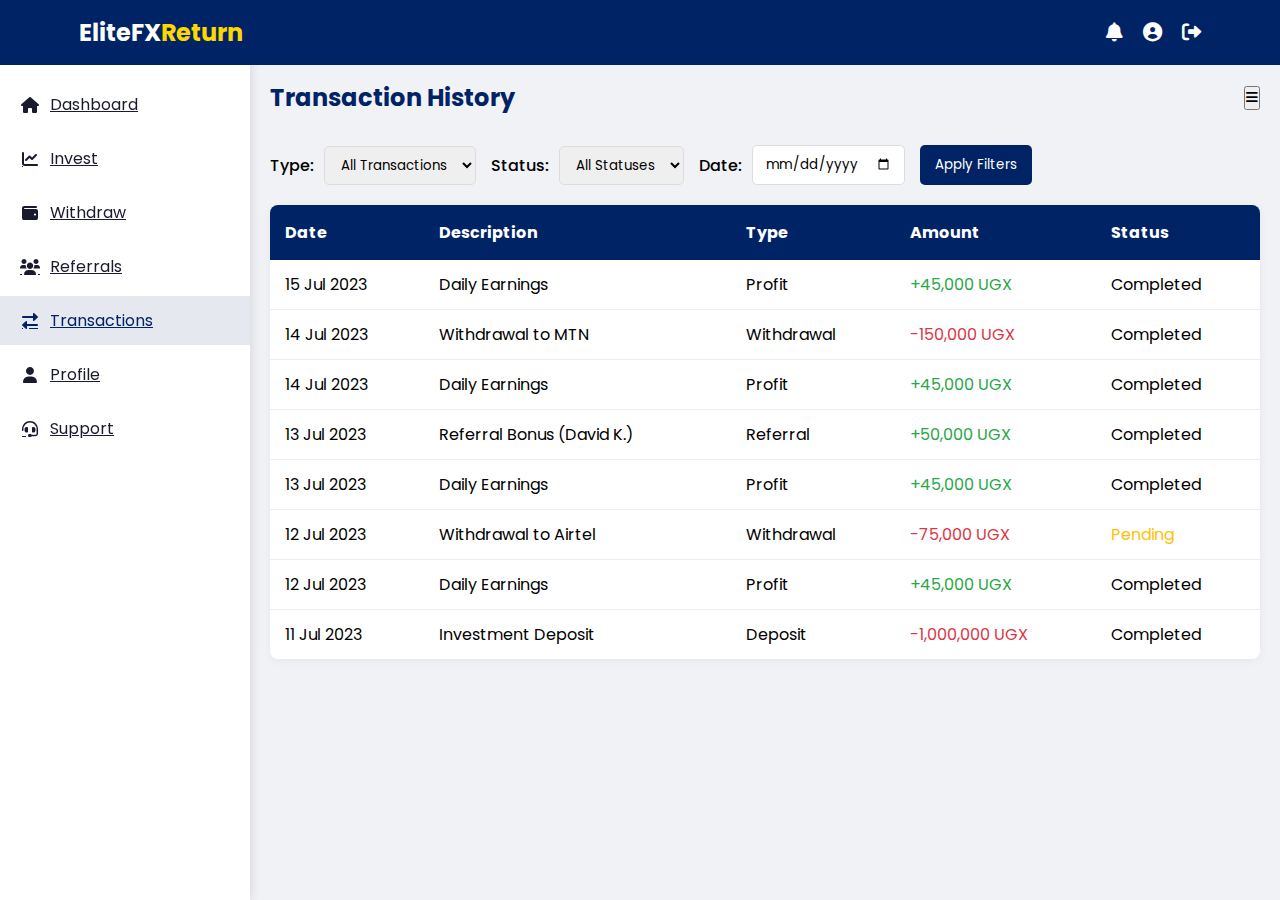
<file: transactions.html>
<!DOCTYPE html>
<html lang="en">
<head>
    <meta charset="UTF-8">
    <meta name="viewport" content="width=device-width, initial-scale=1.0">
    <title>Transaction History | EliteFX Return</title>
    <link href="https://fonts.googleapis.com/css2?family=Poppins:wght@300;400;600;700&display=swap" rel="stylesheet">
    <link rel="stylesheet" href="https://cdnjs.cloudflare.com/ajax/libs/font-awesome/6.0.0-beta3/css/all.min.css">
    <style>
        /* === Global Styles === */
        :root {
            --primary: #002366;
            --secondary: #FFD700;
            --accent: #008080;
            --dark: #1a1a2e;
            --light: #f8f9fa;
            --success: #28a745;
            --danger: #dc3545;
        }
        
        * {
            margin: 0;
            padding: 0;
            box-sizing: border-box;
            font-family: 'Poppins', sans-serif;
        }
        
        body {
            background-color: #f0f2f5;
        }
        
        .container {
            width: 90%;
            max-width: 1200px;
            margin: 0 auto;
            padding: 0 15px;
        }
        
        /* === Dashboard Header === */
        .dashboard-header {
            background-color: var(--primary);
            color: white;
            padding: 15px 0;
            position: fixed;
            width: 100%;
            top: 0;
            z-index: 1000;
        }
        
        .dashboard-nav {
            display: flex;
            justify-content: space-between;
            align-items: center;
        }
        
        .logo {
            font-size: 1.5rem;
            font-weight: 700;
            color: white;
        }
        
        .logo span {
            color: var(--secondary);
        }
        
        .user-menu {
            display: flex;
            align-items: center;
            gap: 20px;
        }
        
        .user-menu a {
            color: white;
            font-size: 1.2rem;
        }
        
        /* === Sidebar === */
        .sidebar {
            position: fixed;
            left: 0;
            top: 60px;
            width: 250px;
            height: calc(100vh - 60px);
            background: white;
            box-shadow: 2px 0 10px rgba(0, 0, 0, 0.1);
            padding: 20px 0;
            overflow-y: auto;
        }
        
        .sidebar-menu {
            list-style: none;
        }
        
        .sidebar-menu li {
            margin-bottom: 5px;
        }
        
        .sidebar-menu a {
            display: flex;
            align-items: center;
            padding: 12px 20px;
            color: var(--dark);
            transition: all 0.3s;
        }
        
        .sidebar-menu a:hover, .sidebar-menu a.active {
            background: rgba(0, 35, 102, 0.1);
            color: var(--primary);
        }
        
        .sidebar-menu a i {
            margin-right: 10px;
            width: 20px;
            text-align: center;
        }
        
        /* === Main Content === */
        .main-content {
            margin-left: 250px;
            padding: 80px 20px 20px;
        }
        
        .page-header {
            display: flex;
            justify-content: space-between;
            align-items: center;
            margin-bottom: 30px;
        }
        
        .page-header h2 {
            color: var(--primary);
        }
        
        /* === Transaction Filters === */
        .transaction-filters {
            display: flex;
            gap: 15px;
            margin-bottom: 20px;
            flex-wrap: wrap;
        }
        
        .filter-group {
            display: flex;
            align-items: center;
            gap: 10px;
        }
        
        .filter-group label {
            font-weight: 500;
        }
        
        .filter-group select, .filter-group input {
            padding: 8px 12px;
            border: 1px solid #ddd;
            border-radius: 5px;
        }
        
        .btn-filter {
            background: var(--primary);
            color: white;
            border: none;
            padding: 8px 15px;
            border-radius: 5px;
            cursor: pointer;
        }
        
        /* === Transaction Table === */
        .transaction-table {
            width: 100%;
            background: white;
            border-radius: 8px;
            box-shadow: 0 2px 10px rgba(0, 0, 0, 0.05);
            overflow: hidden;
        }
        
        .transaction-table table {
            width: 100%;
            border-collapse: collapse;
        }
        
        .transaction-table th {
            background: var(--primary);
            color: white;
            padding: 15px;
            text-align: left;
        }
        
        .transaction-table td {
            padding: 12px 15px;
            border-bottom: 1px solid #eee;
        }
        
        .transaction-table tr:last-child td {
            border-bottom: none;
        }
        
        .transaction-credit {
            color: var(--success);
        }
        
        .transaction-debit {
            color: var(--danger);
        }
        
        .transaction-pending {
            color: #ffc107;
        }
        
        /* === Responsive Table === */
        @media (max-width: 768px) {
            .transaction-table table {
                display: block;
                overflow-x: auto;
                white-space: nowrap;
            }
        }
        
        /* === Responsive === */
        @media (max-width: 992px) {
            .sidebar {
                width: 200px;
            }
            
            .main-content {
                margin-left: 200px;
            }
        }
        
        @media (max-width: 768px) {
            .sidebar {
                transform: translateX(-100%);
                transition: transform 0.3s;
                z-index: 900;
            }
            
            .sidebar.active {
                transform: translateX(0);
            }
            
            .main-content {
                margin-left: 0;
            }
            
            .menu-toggle {
                display: block;
            }
        }
    </style>
</head>
<body>
    <!-- Dashboard Header -->
    <header class="dashboard-header">
        <div class="container dashboard-nav">
            <div class="logo">EliteFX<span>Return</span></div>
            <div class="user-menu">
                <a href="#" title="Notifications"><i class="fas fa-bell"></i></a>
                <a href="#" title="Profile"><i class="fas fa-user-circle"></i></a>
                <a href="logout.html" title="Logout"><i class="fas fa-sign-out-alt"></i></a>
            </div>
        </div>
    </header>

    <!-- Sidebar -->
    <aside class="sidebar" id="sidebar">
        <ul class="sidebar-menu">
            <li><a href="dashboard.html"><i class="fas fa-home"></i> Dashboard</a></li>
            <li><a href="invest.html"><i class="fas fa-chart-line"></i> Invest</a></li>
            <li><a href="withdraw.html"><i class="fas fa-wallet"></i> Withdraw</a></li>
            <li><a href="referrals.html"><i class="fas fa-users"></i> Referrals</a></li>
            <li><a href="transactions.html" class="active"><i class="fas fa-exchange-alt"></i> Transactions</a></li>
            <li><a href="profile.html"><i class="fas fa-user"></i> Profile</a></li>
            <li><a href="support.html"><i class="fas fa-headset"></i> Support</a></li>
        </ul>
    </aside>

    <!-- Main Content -->
    <main class="main-content">
        <div class="page-header">
            <h2>Transaction History</h2>
            <button class="menu-toggle" id="menuToggle"><i class="fas fa-bars"></i></button>
        </div>

        <!-- Transaction Filters -->
        <div class="transaction-filters">
            <div class="filter-group">
                <label for="type">Type:</label>
                <select id="type">
                    <option value="all">All Transactions</option>
                    <option value="deposit">Deposits</option>
                    <option value="withdrawal">Withdrawals</option>
                    <option value="earning">Earnings</option>
                    <option value="referral">Referrals</option>
                </select>
            </div>
            
            <div class="filter-group">
                <label for="status">Status:</label>
                <select id="status">
                    <option value="all">All Statuses</option>
                    <option value="completed">Completed</option>
                    <option value="pending">Pending</option>
                    <option value="failed">Failed</option>
                </select>
            </div>
            
            <div class="filter-group">
                <label for="date">Date:</label>
                <input type="date" id="date">
            </div>
            
            <button class="btn-filter">Apply Filters</button>
        </div>

        <!-- Transaction Table -->
        <div class="transaction-table">
            <table>
                <thead>
                    <tr>
                        <th>Date</th>
                        <th>Description</th>
                        <th>Type</th>
                        <th>Amount</th>
                        <th>Status</th>
                    </tr>
                </thead>
                <tbody>
                    <tr>
                        <td>15 Jul 2023</td>
                        <td>Daily Earnings</td>
                        <td>Profit</td>
                        <td class="transaction-credit">+45,000 UGX</td>
                        <td>Completed</td>
                    </tr>
                    <tr>
                        <td>14 Jul 2023</td>
                        <td>Withdrawal to MTN</td>
                        <td>Withdrawal</td>
                        <td class="transaction-debit">-150,000 UGX</td>
                        <td>Completed</td>
                    </tr>
                    <tr>
                        <td>14 Jul 2023</td>
                        <td>Daily Earnings</td>
                        <td>Profit</td>
                        <td class="transaction-credit">+45,000 UGX</td>
                        <td>Completed</td>
                    </tr>
                    <tr>
                        <td>13 Jul 2023</td>
                        <td>Referral Bonus (David K.)</td>
                        <td>Referral</td>
                        <td class="transaction-credit">+50,000 UGX</td>
                        <td>Completed</td>
                    </tr>
                    <tr>
                        <td>13 Jul 2023</td>
                        <td>Daily Earnings</td>
                        <td>Profit</td>
                        <td class="transaction-credit">+45,000 UGX</td>
                        <td>Completed</td>
                    </tr>
                    <tr>
                        <td>12 Jul 2023</td>
                        <td>Withdrawal to Airtel</td>
                        <td>Withdrawal</td>
                        <td class="transaction-debit">-75,000 UGX</td>
                        <td class="transaction-pending">Pending</td>
                    </tr>
                    <tr>
                        <td>12 Jul 2023</td>
                        <td>Daily Earnings</td>
                        <td>Profit</td>
                        <td class="transaction-credit">+45,000 UGX</td>
                        <td>Completed</td>
                    </tr>
                    <tr>
                        <td>11 Jul 2023</td>
                        <td>Investment Deposit</td>
                        <td>Deposit</td>
                        <td class="transaction-debit">-1,000,000 UGX</td>
                        <td>Completed</td>
                    </tr>
                </tbody>
            </table>
        </div>
    </main>

    <script>
        // Mobile Menu Toggle
        const menuToggle = document.getElementById('menuToggle');
        const sidebar = document.getElementById('sidebar');
        
        menuToggle.addEventListener('click', () => {
            sidebar.classList.toggle('active');
        });

        // Filter Transactions
        document.querySelector('.btn-filter').addEventListener('click', function() {
            alert('Filters applied! (In a real implementation, this would filter the transaction list)');
        });
    </script>
</body>
</html>
</file>
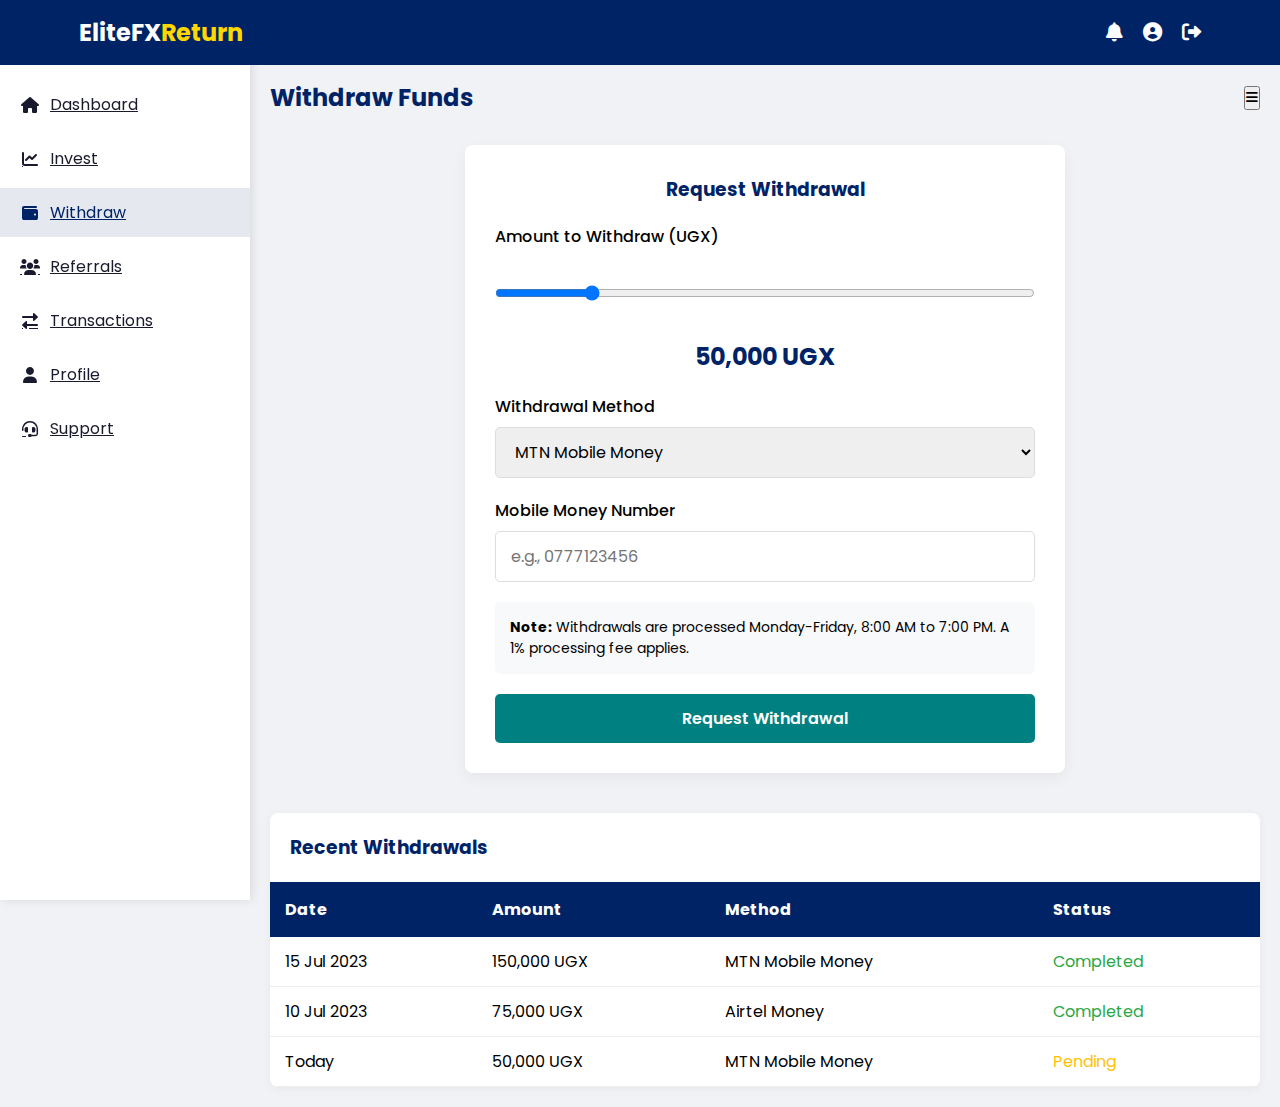
<file: withdraw.html>
<!DOCTYPE html>
<html lang="en">
<head>
    <meta charset="UTF-8">
    <meta name="viewport" content="width=device-width, initial-scale=1.0">
    <title>Withdraw Funds | EliteFX Return</title>
    <link href="https://fonts.googleapis.com/css2?family=Poppins:wght@300;400;600;700&display=swap" rel="stylesheet">
    <link rel="stylesheet" href="https://cdnjs.cloudflare.com/ajax/libs/font-awesome/6.0.0-beta3/css/all.min.css">
    <style>
        /* === Global Styles === */
        :root {
            --primary: #002366;
            --secondary: #FFD700;
            --accent: #008080;
            --dark: #1a1a2e;
            --light: #f8f9fa;
            --success: #28a745;
            --danger: #dc3545;
        }
        
        * {
            margin: 0;
            padding: 0;
            box-sizing: border-box;
            font-family: 'Poppins', sans-serif;
        }
        
        body {
            background-color: #f0f2f5;
        }
        
        .container {
            width: 90%;
            max-width: 1200px;
            margin: 0 auto;
            padding: 0 15px;
        }
        
        /* === Dashboard Header === */
        .dashboard-header {
            background-color: var(--primary);
            color: white;
            padding: 15px 0;
            position: fixed;
            width: 100%;
            top: 0;
            z-index: 1000;
        }
        
        .dashboard-nav {
            display: flex;
            justify-content: space-between;
            align-items: center;
        }
        
        .logo {
            font-size: 1.5rem;
            font-weight: 700;
            color: white;
        }
        
        .logo span {
            color: var(--secondary);
        }
        
        .user-menu {
            display: flex;
            align-items: center;
            gap: 20px;
        }
        
        .user-menu a {
            color: white;
            font-size: 1.2rem;
        }
        
        /* === Sidebar === */
        .sidebar {
            position: fixed;
            left: 0;
            top: 60px;
            width: 250px;
            height: calc(100vh - 60px);
            background: white;
            box-shadow: 2px 0 10px rgba(0, 0, 0, 0.1);
            padding: 20px 0;
            overflow-y: auto;
        }
        
        .sidebar-menu {
            list-style: none;
        }
        
        .sidebar-menu li {
            margin-bottom: 5px;
        }
        
        .sidebar-menu a {
            display: flex;
            align-items: center;
            padding: 12px 20px;
            color: var(--dark);
            transition: all 0.3s;
        }
        
        .sidebar-menu a:hover, .sidebar-menu a.active {
            background: rgba(0, 35, 102, 0.1);
            color: var(--primary);
        }
        
        .sidebar-menu a i {
            margin-right: 10px;
            width: 20px;
            text-align: center;
        }
        
        /* === Main Content === */
        .main-content {
            margin-left: 250px;
            padding: 80px 20px 20px;
        }
        
        .page-header {
            display: flex;
            justify-content: space-between;
            align-items: center;
            margin-bottom: 30px;
        }
        
        .page-header h2 {
            color: var(--primary);
        }
        
        /* === Withdrawal Form === */
        .withdrawal-card {
            background: white;
            padding: 30px;
            border-radius: 8px;
            box-shadow: 0 5px 15px rgba(0, 0, 0, 0.05);
            max-width: 600px;
            margin: 0 auto;
        }
        
        .withdrawal-card h3 {
            color: var(--primary);
            margin-bottom: 20px;
            text-align: center;
        }
        
        .form-group {
            margin-bottom: 20px;
        }
        
        .form-group label {
            display: block;
            margin-bottom: 8px;
            font-weight: 500;
        }
        
        .form-group input, .form-group select {
            width: 100%;
            padding: 12px 15px;
            border: 1px solid #ddd;
            border-radius: 5px;
            font-size: 16px;
        }
        
        .form-group input:focus, .form-group select:focus {
            outline: none;
            border-color: var(--accent);
        }
        
        .amount-slider {
            width: 100%;
            margin: 15px 0;
        }
        
        .amount-display {
            text-align: center;
            font-size: 1.5rem;
            font-weight: 700;
            color: var(--primary);
            margin: 10px 0;
        }
        
        .fee-notice {
            background: #f8f9fa;
            padding: 15px;
            border-radius: 5px;
            margin: 20px 0;
            font-size: 14px;
        }
        
        .btn-withdraw {
            width: 100%;
            background: var(--accent);
            color: white;
            border: none;
            padding: 12px;
            font-size: 16px;
            font-weight: 600;
            border-radius: 5px;
            cursor: pointer;
            transition: all 0.3s;
        }
        
        .btn-withdraw:hover {
            background: #006666;
        }
        
        /* === Withdrawal History === */
        .history-table {
            width: 100%;
            background: white;
            border-radius: 8px;
            box-shadow: 0 2px 10px rgba(0, 0, 0, 0.05);
            margin-top: 40px;
            overflow: hidden;
        }
        
        .history-table table {
            width: 100%;
            border-collapse: collapse;
        }
        
        .history-table th {
            background: var(--primary);
            color: white;
            padding: 15px;
            text-align: left;
        }
        
        .history-table td {
            padding: 12px 15px;
            border-bottom: 1px solid #eee;
        }
        
        .status-pending {
            color: #ffc107;
        }
        
        .status-completed {
            color: var(--success);
        }
        
        /* === Responsive === */
        @media (max-width: 992px) {
            .sidebar {
                width: 200px;
            }
            
            .main-content {
                margin-left: 200px;
            }
        }
        
        @media (max-width: 768px) {
            .sidebar {
                transform: translateX(-100%);
                transition: transform 0.3s;
                z-index: 900;
            }
            
            .sidebar.active {
                transform: translateX(0);
            }
            
            .main-content {
                margin-left: 0;
            }
            
            .menu-toggle {
                display: block;
            }
        }
    </style>
</head>
<body>
    <!-- Dashboard Header -->
    <header class="dashboard-header">
        <div class="container dashboard-nav">
            <div class="logo">EliteFX<span>Return</span></div>
            <div class="user-menu">
                <a href="#" title="Notifications"><i class="fas fa-bell"></i></a>
                <a href="#" title="Profile"><i class="fas fa-user-circle"></i></a>
                <a href="logout.html" title="Logout"><i class="fas fa-sign-out-alt"></i></a>
            </div>
        </div>
    </header>

    <!-- Sidebar -->
    <aside class="sidebar" id="sidebar">
        <ul class="sidebar-menu">
            <li><a href="dashboard.html"><i class="fas fa-home"></i> Dashboard</a></li>
            <li><a href="invest.html"><i class="fas fa-chart-line"></i> Invest</a></li>
            <li><a href="withdraw.html" class="active"><i class="fas fa-wallet"></i> Withdraw</a></li>
            <li><a href="referrals.html"><i class="fas fa-users"></i> Referrals</a></li>
            <li><a href="transactions.html"><i class="fas fa-exchange-alt"></i> Transactions</a></li>
            <li><a href="profile.html"><i class="fas fa-user"></i> Profile</a></li>
            <li><a href="support.html"><i class="fas fa-headset"></i> Support</a></li>
        </ul>
    </aside>

    <!-- Main Content -->
    <main class="main-content">
        <div class="page-header">
            <h2>Withdraw Funds</h2>
            <button class="menu-toggle" id="menuToggle"><i class="fas fa-bars"></i></button>
        </div>

        <div class="withdrawal-card">
            <h3>Request Withdrawal</h3>
            
            <form id="withdrawalForm">
                <div class="form-group">
                    <label for="amount">Amount to Withdraw (UGX)</label>
                    <input type="range" id="amount" min="6500" max="300000" value="50000" class="amount-slider">
                    <div class="amount-display">50,000 UGX</div>
                </div>
                
                <div class="form-group">
                    <label for="method">Withdrawal Method</label>
                    <select id="method">
                        <option value="mtn">MTN Mobile Money</option>
                        <option value="airtel">Airtel Money</option>
                    </select>
                </div>
                
                <div class="form-group">
                    <label for="phone">Mobile Money Number</label>
                    <input type="tel" id="phone" placeholder="e.g., 0777123456" required>
                </div>
                
                <div class="fee-notice">
                    <p><strong>Note:</strong> Withdrawals are processed Monday-Friday, 8:00 AM to 7:00 PM. A 1% processing fee applies.</p>
                </div>
                
                <button type="submit" class="btn-withdraw">Request Withdrawal</button>
            </form>
        </div>

        <!-- Withdrawal History -->
        <div class="history-table">
            <h3 style="padding: 20px; color: var(--primary);">Recent Withdrawals</h3>
            <table>
                <thead>
                    <tr>
                        <th>Date</th>
                        <th>Amount</th>
                        <th>Method</th>
                        <th>Status</th>
                    </tr>
                </thead>
                <tbody>
                    <tr>
                        <td>15 Jul 2023</td>
                        <td>150,000 UGX</td>
                        <td>MTN Mobile Money</td>
                        <td class="status-completed">Completed</td>
                    </tr>
                    <tr>
                        <td>10 Jul 2023</td>
                        <td>75,000 UGX</td>
                        <td>Airtel Money</td>
                        <td class="status-completed">Completed</td>
                    </tr>
                    <tr>
                        <td>Today</td>
                        <td>50,000 UGX</td>
                        <td>MTN Mobile Money</td>
                        <td class="status-pending">Pending</td>
                    </tr>
                </tbody>
            </table>
        </div>
    </main>

    <script>
        // Mobile Menu Toggle
        const menuToggle = document.getElementById('menuToggle');
        const sidebar = document.getElementById('sidebar');
        
        menuToggle.addEventListener('click', () => {
            sidebar.classList.toggle('active');
        });

        // Amount Slider
        const amountSlider = document.getElementById('amount');
        const amountDisplay = document.querySelector('.amount-display');
        
        amountSlider.addEventListener('input', function() {
            const amount = parseInt(this.value).toLocaleString();
            amountDisplay.textContent = amount + ' UGX';
        });

        // Withdrawal Form Submission
        document.getElementById('withdrawalForm').addEventListener('submit', function(e) {
            e.preventDefault();
            alert('Withdrawal request submitted! You will receive your funds within 24 hours.');
            // In real implementation, this would send to backend
        });
    </script>
</body>
</html>
</file>
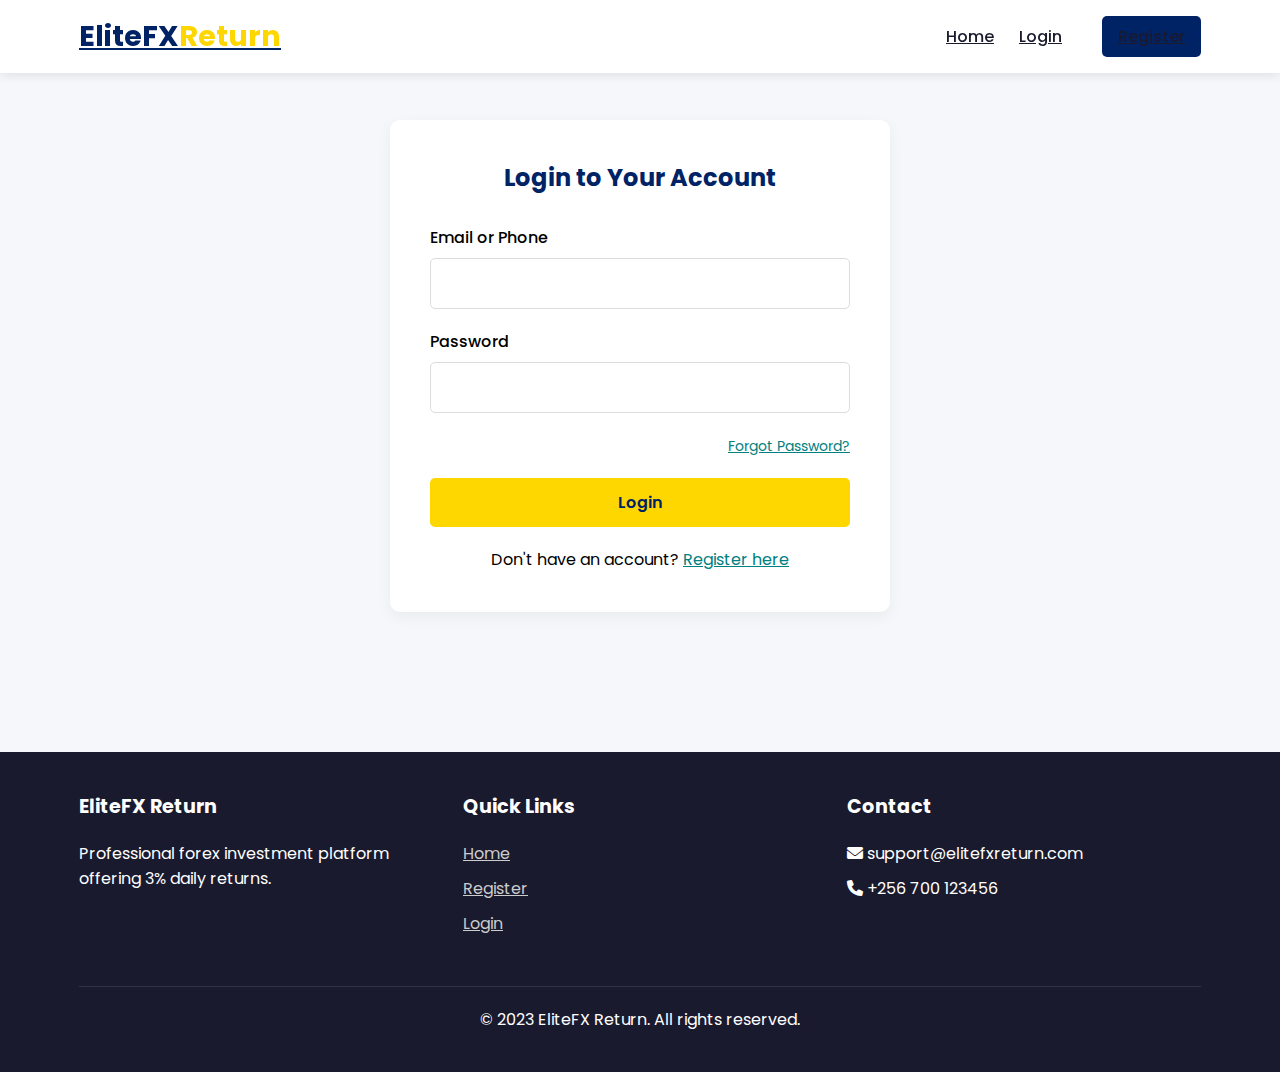
<file: client/login.html>
<!DOCTYPE html>
<html lang="en">
<head>
    <meta charset="UTF-8">
    <meta name="viewport" content="width=device-width, initial-scale=1.0">
    <title>Login | EliteFX Return</title>
    <link href="https://fonts.googleapis.com/css2?family=Poppins:wght@300;400;600;700&display=swap" rel="stylesheet">
    <link rel="stylesheet" href="https://cdnjs.cloudflare.com/ajax/libs/font-awesome/6.0.0-beta3/css/all.min.css">
    <style>
        /* === Global Styles === */
        :root {
            --primary: #002366;
            --secondary: #FFD700;
            --accent: #008080;
            --dark: #1a1a2e;
            --light: #f8f9fa;
            --error: #e74c3c;
            --success: #2ecc71;
        }
        
        * {
            margin: 0;
            padding: 0;
            box-sizing: border-box;
            font-family: 'Poppins', sans-serif;
        }
        
        body {
            background-color: #f5f7fa;
        }
        
        .container {
            width: 90%;
            max-width: 1200px;
            margin: 0 auto;
            padding: 0 15px;
        }
        
        /* === Navigation === */
        .navbar {
            background-color: white;
            box-shadow: 0 2px 10px rgba(0, 0, 0, 0.1);
            padding: 15px 0;
            position: fixed;
            width: 100%;
            top: 0;
            z-index: 1000;
        }
        
        .nav-container {
            display: flex;
            justify-content: space-between;
            align-items: center;
        }
        
        .logo {
            font-size: 1.8rem;
            font-weight: 700;
            color: var(--primary);
        }
        
        .logo span {
            color: var(--secondary);
        }
        
        .nav-links {
            display: flex;
            align-items: center;
        }
        
        .nav-links a {
            margin-left: 25px;
            font-weight: 500;
            color: var(--dark);
            transition: color 0.3s;
        }
        
        .nav-links a:hover {
            color: var(--secondary);
        }
        
        .btn-login {
            color: var(--primary);
            margin-right: 15px;
        }
        
        .btn-register {
            background-color: var(--primary);
            color: white;
            padding: 8px 16px;
            border-radius: 5px;
            transition: background-color 0.3s;
        }
        
        .btn-register:hover {
            background-color: #001a4d;
        }
        
        .hamburger {
            display: none;
            background: none;
            border: none;
            font-size: 1.5rem;
            color: var(--primary);
            cursor: pointer;
        }
        
        /* === Login Form === */
        .login-section {
            padding: 120px 0 80px;
        }
        
        .login-card {
            background: white;
            max-width: 500px;
            margin: 0 auto;
            padding: 40px;
            border-radius: 10px;
            box-shadow: 0 5px 15px rgba(0, 0, 0, 0.05);
        }
        
        .login-card h2 {
            color: var(--primary);
            margin-bottom: 30px;
            text-align: center;
        }
        
        .form-group {
            margin-bottom: 20px;
        }
        
        .form-group label {
            display: block;
            margin-bottom: 8px;
            font-weight: 500;
        }
        
        .form-group input {
            width: 100%;
            padding: 12px 15px;
            border: 1px solid #ddd;
            border-radius: 5px;
            font-size: 16px;
        }
        
        .form-group input:focus {
            outline: none;
            border-color: var(--accent);
        }
        
        .forgot-password {
            text-align: right;
            margin-bottom: 20px;
        }
        
        .forgot-password a {
            color: var(--accent);
            font-size: 14px;
        }
        
        .btn-submit {
            width: 100%;
            background: var(--secondary);
            color: var(--primary);
            border: none;
            padding: 12px;
            font-size: 16px;
            font-weight: 600;
            border-radius: 5px;
            cursor: pointer;
            transition: all 0.3s;
        }
        
        .btn-submit:hover {
            background: #e6c300;
        }
        
        .register-link {
            text-align: center;
            margin-top: 20px;
        }
        
        .register-link a {
            color: var(--accent);
        }
        
        /* Error message styling */
        .error-message {
            color: var(--error);
            background-color: #fdecea;
            padding: 10px 15px;
            border-radius: 5px;
            margin-bottom: 20px;
            display: none;
            font-size: 14px;
        }
        
        .success-message {
            color: var(--success);
            background-color: #e8f5e9;
            padding: 10px 15px;
            border-radius: 5px;
            margin-bottom: 20px;
            display: none;
            font-size: 14px;
        }
        
        /* === Footer === */
        footer {
            background: var(--dark);
            color: white;
            padding: 40px 0;
            margin-top: 60px;
        }
        
        .footer-grid {
            display: grid;
            grid-template-columns: repeat(auto-fit, minmax(200px, 1fr));
            gap: 30px;
        }
        
        .footer-col h3 {
            margin-bottom: 20px;
            font-size: 1.2rem;
        }
        
        .footer-col ul {
            list-style: none;
        }
        
        .footer-col ul li {
            margin-bottom: 10px;
        }
        
        .footer-col ul li a {
            color: #ccc;
            transition: color 0.3s;
        }
        
        .footer-col ul li a:hover {
            color: var(--secondary);
        }
        
        .footer-bottom {
            text-align: center;
            margin-top: 40px;
            padding-top: 20px;
            border-top: 1px solid rgba(255, 255, 255, 0.1);
        }
        
        /* === Responsive === */
        @media (max-width: 768px) {
            .nav-links {
                display: none;
            }
            
            .hamburger {
                display: block;
            }
            
            .login-card {
                padding: 30px 20px;
            }
        }
    </style>
</head>
<body>
    <!-- Navigation -->
    <nav class="navbar">
        <div class="container nav-container">
            <a href="index.html" class="logo">EliteFX<span>Return</span></a>
            <div class="nav-links">
                <a href="index.html">Home</a>
                <a href="login.html" class="btn-login">Login</a>
                <a href="register.html" class="btn-register">Register</a>
            </div>
            <button class="hamburger">
                <i class="fas fa-bars"></i>
            </button>
        </div>
    </nav>

    <!-- Login Form -->
    <section class="login-section">
        <div class="container">
            <div class="login-card">
                <h2>Login to Your Account</h2>
                <div id="errorMessage" class="error-message"></div>
                <div id="successMessage" class="success-message"></div>
                <form id="loginForm">
                    <div class="form-group">
                        <label for="email">Email or Phone</label>
                        <input type="text" id="email" required>
                    </div>
                    <div class="form-group">
                        <label for="password">Password</label>
                        <input type="password" id="password" required>
                    </div>
                    <div class="forgot-password">
                        <a href="forgot-password.html">Forgot Password?</a>
                    </div>
                    <button type="submit" class="btn-submit">Login</button>
                </form>
                <div class="register-link">
                    Don't have an account? <a href="register.html">Register here</a>
                </div>
            </div>
        </div>
    </section>

    <!-- Footer -->
    <footer>
        <div class="container">
            <div class="footer-grid">
                <div class="footer-col">
                    <h3>EliteFX Return</h3>
                    <p>Professional forex investment platform offering 3% daily returns.</p>
                </div>
                <div class="footer-col">
                    <h3>Quick Links</h3>
                    <ul>
                        <li><a href="index.html">Home</a></li>
                        <li><a href="register.html">Register</a></li>
                        <li><a href="login.html">Login</a></li>
                    </ul>
                </div>
                <div class="footer-col">
                    <h3>Contact</h3>
                    <ul>
                        <li><i class="fas fa-envelope"></i> support@elitefxreturn.com</li>
                        <li><i class="fas fa-phone"></i> +256 700 123456</li>
                    </ul>
                </div>
            </div>
            <div class="footer-bottom">
                <p>&copy; 2023 EliteFX Return. All rights reserved.</p>
            </div>
        </div>
    </footer>

    <!-- Keep all your existing head content -->
    <!-- Add this script at the end of the body -->
    <script>
        // Check if already logged in
        document.addEventListener('DOMContentLoaded', function() {
            const token = localStorage.getItem('authToken');
            if (token) {
                window.location.href = 'dashboard.html';
            }
        });

        document.getElementById('loginForm').addEventListener('submit', async function(e) {
            e.preventDefault();
            
            const email = document.getElementById('email').value;
            const password = document.getElementById('password').value;
            const errorElement = document.getElementById('errorMessage');
            const successElement = document.getElementById('successMessage');
            const submitBtn = document.querySelector('.btn-submit');
            
            // Clear previous messages
            errorElement.style.display = 'none';
            successElement.style.display = 'none';
            
            // Validate inputs
            if (!email || !password) {
                showError('Please fill in all fields');
                return;
            }
            
            // UI Loading state
            submitBtn.disabled = true;
            submitBtn.innerHTML = '<i class="fas fa-spinner fa-spin"></i> Authenticating...';
            
            try {
                const apiUrl = '/api/auth/login'; // Using relative path for production
                
                const response = await fetch(apiUrl, {
                    method: 'POST',
                    headers: {
                        'Content-Type': 'application/json',
                    },
                    body: JSON.stringify({
                        emailOrPhone: email,
                        password
                    })
                });

                const data = await response.json();
                
                if (!response.ok) {
                    // Handle specific error cases
                    if (data.code === 'ACCOUNT_LOCKED') {
                        throw new Error(data.message);
                    } else if (data.code === 'USER_NOT_FOUND') {
                        throw new Error('Account not found. Please register first.');
                    } else {
                        throw new Error(data.message || 'Login failed. Please try again.');
                    }
                }
                
                // Store token and user data
                localStorage.setItem('authToken', data.token);
                localStorage.setItem('userData', JSON.stringify(data.user));
                
                // Show success message
                successElement.textContent = 'Login successful! Redirecting to dashboard...';
                successElement.style.display = 'block';
                
                // Redirect to dashboard
                setTimeout(() => {
                    window.location.href = 'dashboard.html';
                }, 1500);
                
            } catch (error) {
                console.error('Login error:', error);
                showError(error.message || 'Login failed. Please try again or contact support.');
            } finally {
                submitBtn.disabled = false;
                submitBtn.textContent = 'Login';
            }
        });
        
        function showError(message) {
            const errorElement = document.getElementById('errorMessage');
            errorElement.textContent = message;
            errorElement.style.display = 'block';
            errorElement.scrollIntoView({ behavior: 'smooth', block: 'center' });
        }
    </script>

    </body>
</html>
</file>
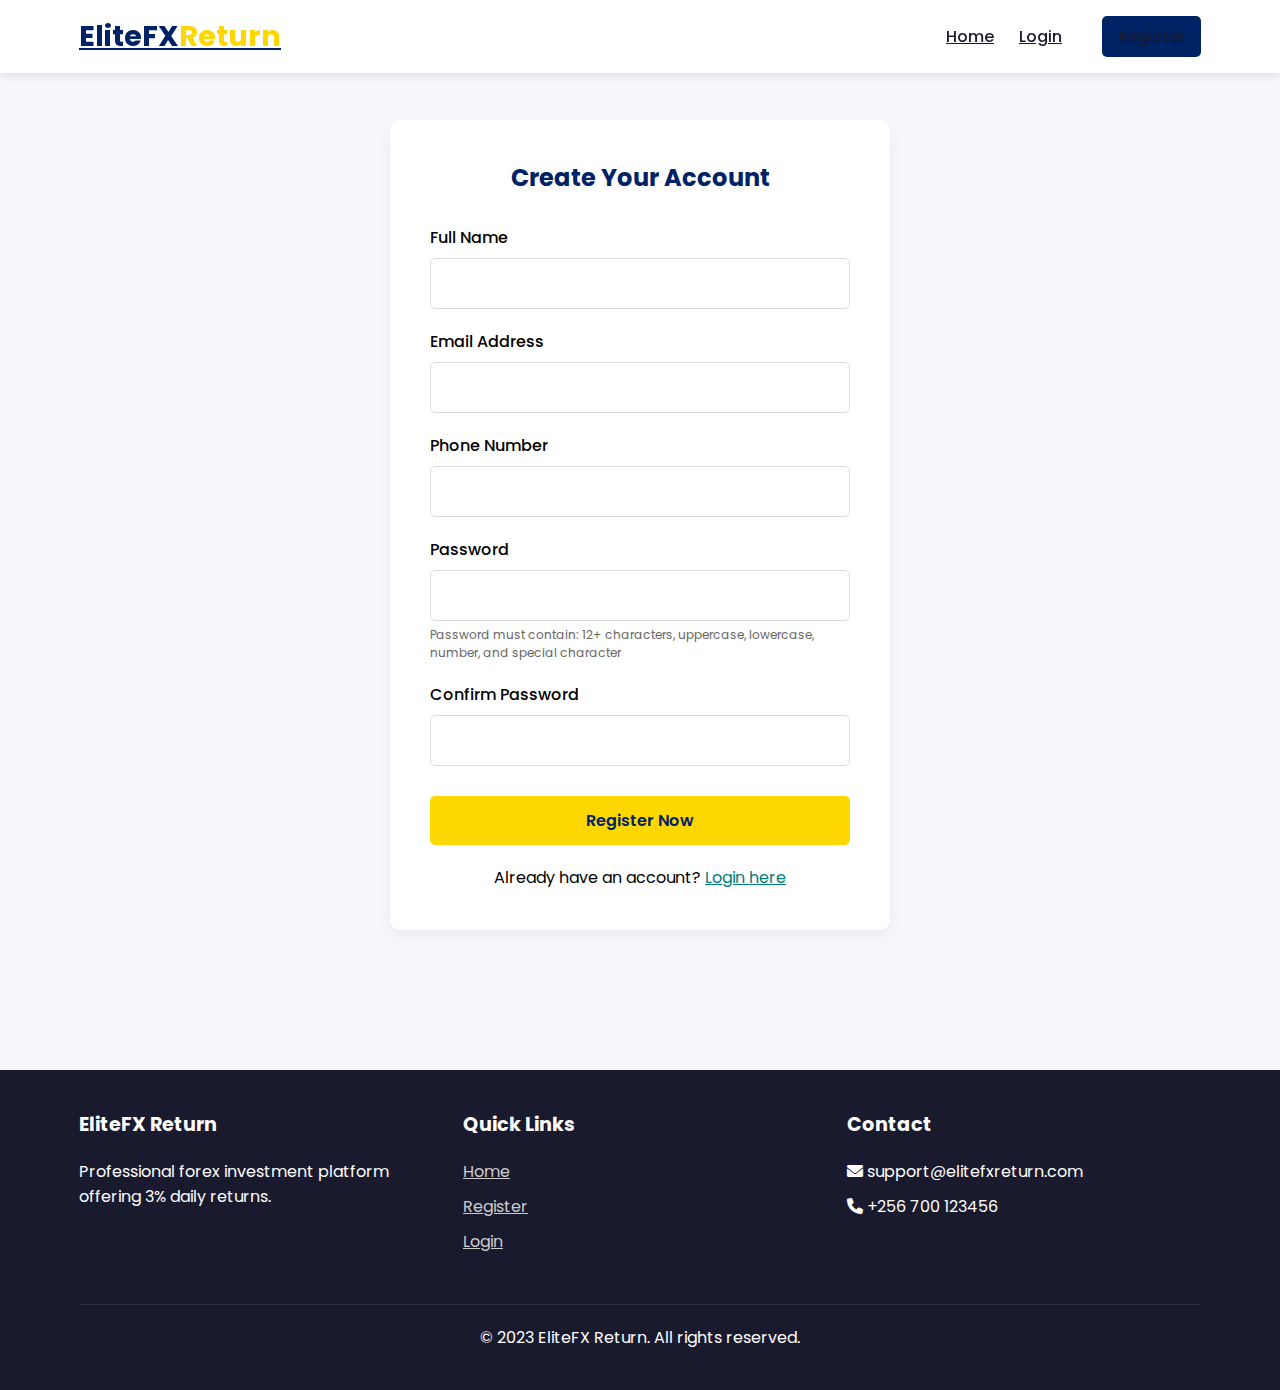
<file: client/register.html>
<!DOCTYPE html>
<html lang="en">
<head>
    <meta charset="UTF-8">
    <meta name="viewport" content="width=device-width, initial-scale=1.0">
    <title>Register | EliteFX Return</title>
    <link href="https://fonts.googleapis.com/css2?family=Poppins:wght@300;400;600;700&display=swap" rel="stylesheet">
    <link rel="stylesheet" href="https://cdnjs.cloudflare.com/ajax/libs/font-awesome/6.0.0-beta3/css/all.min.css">
    <style>
        /* === Global Styles === */
        :root {
            --primary: #002366;
            --secondary: #FFD700;
            --accent: #008080;
            --dark: #1a1a2e;
            --light: #f8f9fa;
            --error: #e74c3c;
            --success: #2ecc71;
        }
        
        * {
            margin: 0;
            padding: 0;
            box-sizing: border-box;
            font-family: 'Poppins', sans-serif;
        }
        
        body {
            background-color: #f5f7fa;
        }
        
        .container {
            width: 90%;
            max-width: 1200px;
            margin: 0 auto;
            padding: 0 15px;
        }
        
        /* === Navigation === */
        .navbar {
            background-color: white;
            box-shadow: 0 2px 10px rgba(0, 0, 0, 0.1);
            padding: 15px 0;
            position: fixed;
            width: 100%;
            top: 0;
            z-index: 1000;
        }
        
        .nav-container {
            display: flex;
            justify-content: space-between;
            align-items: center;
        }
        
        .logo {
            font-size: 1.8rem;
            font-weight: 700;
            color: var(--primary);
        }
        
        .logo span {
            color: var(--secondary);
        }
        
        .nav-links {
            display: flex;
            align-items: center;
        }
        
        .nav-links a {
            margin-left: 25px;
            font-weight: 500;
            color: var(--dark);
            transition: color 0.3s;
        }
        
        .nav-links a:hover {
            color: var(--secondary);
        }
        
        .btn-login {
            color: var(--primary);
            margin-right: 15px;
        }
        
        .btn-register {
            background-color: var(--primary);
            color: white;
            padding: 8px 16px;
            border-radius: 5px;
            transition: background-color 0.3s;
        }
        
        .btn-register:hover {
            background-color: #001a4d;
        }
        
        .hamburger {
            display: none;
            background: none;
            border: none;
            font-size: 1.5rem;
            color: var(--primary);
            cursor: pointer;
        }
        
        /* === Registration Form === */
        .register-section {
            padding: 120px 0 80px;
        }
        
        .register-card {
            background: white;
            max-width: 500px;
            margin: 0 auto;
            padding: 40px;
            border-radius: 10px;
            box-shadow: 0 5px 15px rgba(0, 0, 0, 0.05);
        }
        
        .register-card h2 {
            color: var(--primary);
            margin-bottom: 30px;
            text-align: center;
        }
        
        .form-group {
            margin-bottom: 20px;
        }
        
        .form-group label {
            display: block;
            margin-bottom: 8px;
            font-weight: 500;
        }
        
        .form-group input {
            width: 100%;
            padding: 12px 15px;
            border: 1px solid #ddd;
            border-radius: 5px;
            font-size: 16px;
        }
        
        .form-group input:focus {
            outline: none;
            border-color: var(--accent);
        }
        
        .btn-submit {
            width: 100%;
            background: var(--secondary);
            color: var(--primary);
            border: none;
            padding: 12px;
            font-size: 16px;
            font-weight: 600;
            border-radius: 5px;
            cursor: pointer;
            transition: all 0.3s;
            margin-top: 10px;
        }
        
        .btn-submit:hover {
            background: #e6c300;
        }
        
        .login-link {
            text-align: center;
            margin-top: 20px;
        }
        
        .login-link a {
            color: var(--accent);
        }
        
        /* Error and success messages */
        .error-message {
            color: var(--error);
            background-color: #fdecea;
            padding: 10px 15px;
            border-radius: 5px;
            margin-bottom: 20px;
            display: none;
            font-size: 14px;
        }
        
        .success-message {
            color: var(--success);
            background-color: #e8f5e9;
            padding: 10px 15px;
            border-radius: 5px;
            margin-bottom: 20px;
            display: none;
            font-size: 14px;
        }
        
        /* Password requirements */
        .password-requirements {
            font-size: 12px;
            color: #666;
            margin-top: 5px;
        }
        
        /* === Footer === */
        footer {
            background: var(--dark);
            color: white;
            padding: 40px 0;
            margin-top: 60px;
        }
        
        .footer-grid {
            display: grid;
            grid-template-columns: repeat(auto-fit, minmax(200px, 1fr));
            gap: 30px;
        }
        
        .footer-col h3 {
            margin-bottom: 20px;
            font-size: 1.2rem;
        }
        
        .footer-col ul {
            list-style: none;
        }
        
        .footer-col ul li {
            margin-bottom: 10px;
        }
        
        .footer-col ul li a {
            color: #ccc;
            transition: color 0.3s;
        }
        
        .footer-col ul li a:hover {
            color: var(--secondary);
        }
        
        .footer-bottom {
            text-align: center;
            margin-top: 40px;
            padding-top: 20px;
            border-top: 1px solid rgba(255, 255, 255, 0.1);
        }
        
        /* === Responsive === */
        @media (max-width: 768px) {
            .nav-links {
                display: none;
            }
            
            .hamburger {
                display: block;
            }
            
            .register-card {
                padding: 30px 20px;
            }
        }
    </style>
</head>
<body>
    <!-- Navigation -->
    <nav class="navbar">
        <div class="container nav-container">
            <a href="index.html" class="logo">EliteFX<span>Return</span></a>
            <div class="nav-links">
                <a href="index.html">Home</a>
                <a href="login.html" class="btn-login">Login</a>
                <a href="register.html" class="btn-register">Register</a>
            </div>
            <button class="hamburger">
                <i class="fas fa-bars"></i>
            </button>
        </div>
    </nav>

    <!-- Registration Form -->
    <section class="register-section">
        <div class="container">
            <div class="register-card">
                <h2>Create Your Account</h2>
                <div id="errorMessage" class="error-message"></div>
                <div id="successMessage" class="success-message"></div>
                <form id="registerForm">
                    <div class="form-group">
                        <label for="fullname">Full Name</label>
                        <input type="text" id="fullname" required>
                    </div>
                    <div class="form-group">
                        <label for="email">Email Address</label>
                        <input type="email" id="email" required>
                    </div>
                    <div class="form-group">
                        <label for="phone">Phone Number</label>
                        <input type="tel" id="phone" required>
                    </div>
                    <div class="form-group">
                        <label for="password">Password</label>
                        <input type="password" id="password" required 
                               pattern="^(?=.*[a-z])(?=.*[A-Z])(?=.*\d)(?=.*[@$!%*?&])[A-Za-z\d@$!%*?&]{12,}$">
                        <div class="password-requirements">
                            Password must contain: 12+ characters, uppercase, lowercase, number, and special character
                        </div>
                    </div>
                    <div class="form-group">
                        <label for="confirmPassword">Confirm Password</label>
                        <input type="password" id="confirmPassword" required>
                    </div>
                    <button type="submit" class="btn-submit">Register Now</button>
                </form>
                <div class="login-link">
                    Already have an account? <a href="login.html">Login here</a>
                </div>
            </div>
        </div>
    </section>

    <!-- Footer -->
    <footer>
        <div class="container">
            <div class="footer-grid">
                <div class="footer-col">
                    <h3>EliteFX Return</h3>
                    <p>Professional forex investment platform offering 3% daily returns.</p>
                </div>
                <div class="footer-col">
                    <h3>Quick Links</h3>
                    <ul>
                        <li><a href="index.html">Home</a></li>
                        <li><a href="register.html">Register</a></li>
                        <li><a href="login.html">Login</a></li>
                    </ul>
                </div>
                <div class="footer-col">
                    <h3>Contact</h3>
                    <ul>
                        <li><i class="fas fa-envelope"></i> support@elitefxreturn.com</li>
                        <li><i class="fas fa-phone"></i> +256 700 123456</li>
                    </ul>
                </div>
            </div>
            <div class="footer-bottom">
                <p>&copy; 2023 EliteFX Return. All rights reserved.</p>
            </div>
        </div>
    </footer>
    <!-- Keep all your existing head content -->
    <!-- Add this script at the end of the body -->
    <script>
        document.getElementById('registerForm').addEventListener('submit', async function(e) {
            e.preventDefault();
            
            const fullname = document.getElementById('fullname').value;
            const email = document.getElementById('email').value;
            const phone = document.getElementById('phone').value;
            const password = document.getElementById('password').value;
            const confirmPassword = document.getElementById('confirmPassword').value;
            const errorElement = document.getElementById('errorMessage');
            const successElement = document.getElementById('successMessage');
            const submitBtn = document.querySelector('.btn-submit');
            
            // Clear previous messages
            errorElement.style.display = 'none';
            successElement.style.display = 'none';
            
            // Validate inputs
            if (!fullname || !email || !phone || !password || !confirmPassword) {
                showError('Please fill in all fields');
                return;
            }
            
            if (password !== confirmPassword) {
                showError('Passwords do not match');
                return;
            }
            
            const passwordRegex = /^(?=.*[a-z])(?=.*[A-Z])(?=.*\d)(?=.*[@$!%*?&])[A-Za-z\d@$!%*?&]{12,}$/;
            if (!passwordRegex.test(password)) {
                showError('Password must contain: 12+ characters, uppercase, lowercase, number, and special character');
                return;
            }
            
            const phoneRegex = /^\+?\d{10,15}$/;
            if (!phoneRegex.test(phone)) {
                showError('Please enter a valid phone number (e.g., +256700123456)');
                return;
            }
            
            const emailRegex = /^[^\s@]+@[^\s@]+\.[^\s@]+$/;
            if (!emailRegex.test(email)) {
                showError('Please enter a valid email address');
                return;
            }
            
            // UI Loading state
            submitBtn.disabled = true;
            submitBtn.innerHTML = '<i class="fas fa-spinner fa-spin"></i> Registering...';
            
            try {
                const apiUrl = '/api/auth/register'; // Using relative path for production
                
                const response = await fetch(apiUrl, {
                    method: 'POST',
                    headers: {
                        'Content-Type': 'application/json',
                    },
                    body: JSON.stringify({
                        fullname,
                        email,
                        phone,
                        password
                    })
                });

                const data = await response.json();
                
                if (!response.ok) {
                    throw new Error(data.message || 'Registration failed. Please try again.');
                }
                
                // Store token and user data
                localStorage.setItem('authToken', data.token);
                localStorage.setItem('userData', JSON.stringify(data.user));
                
                // Show success message
                successElement.textContent = 'Registration successful! Redirecting to dashboard...';
                successElement.style.display = 'block';
                
                // Redirect to dashboard
                setTimeout(() => {
                    window.location.href = 'dashboard.html';
                }, 2000);
                
            } catch (error) {
                console.error('Registration error:', error);
                showError(error.message || 'Registration failed. Please try again or contact support.');
            } finally {
                submitBtn.disabled = false;
                submitBtn.textContent = 'Register Now';
            }
        });
        
        function showError(message) {
            const errorElement = document.getElementById('errorMessage');
            errorElement.textContent = message;
            errorElement.style.display = 'block';
            errorElement.scrollIntoView({ behavior: 'smooth', block: 'center' });
        }
    </script>
    </body>
</html>
</file>
